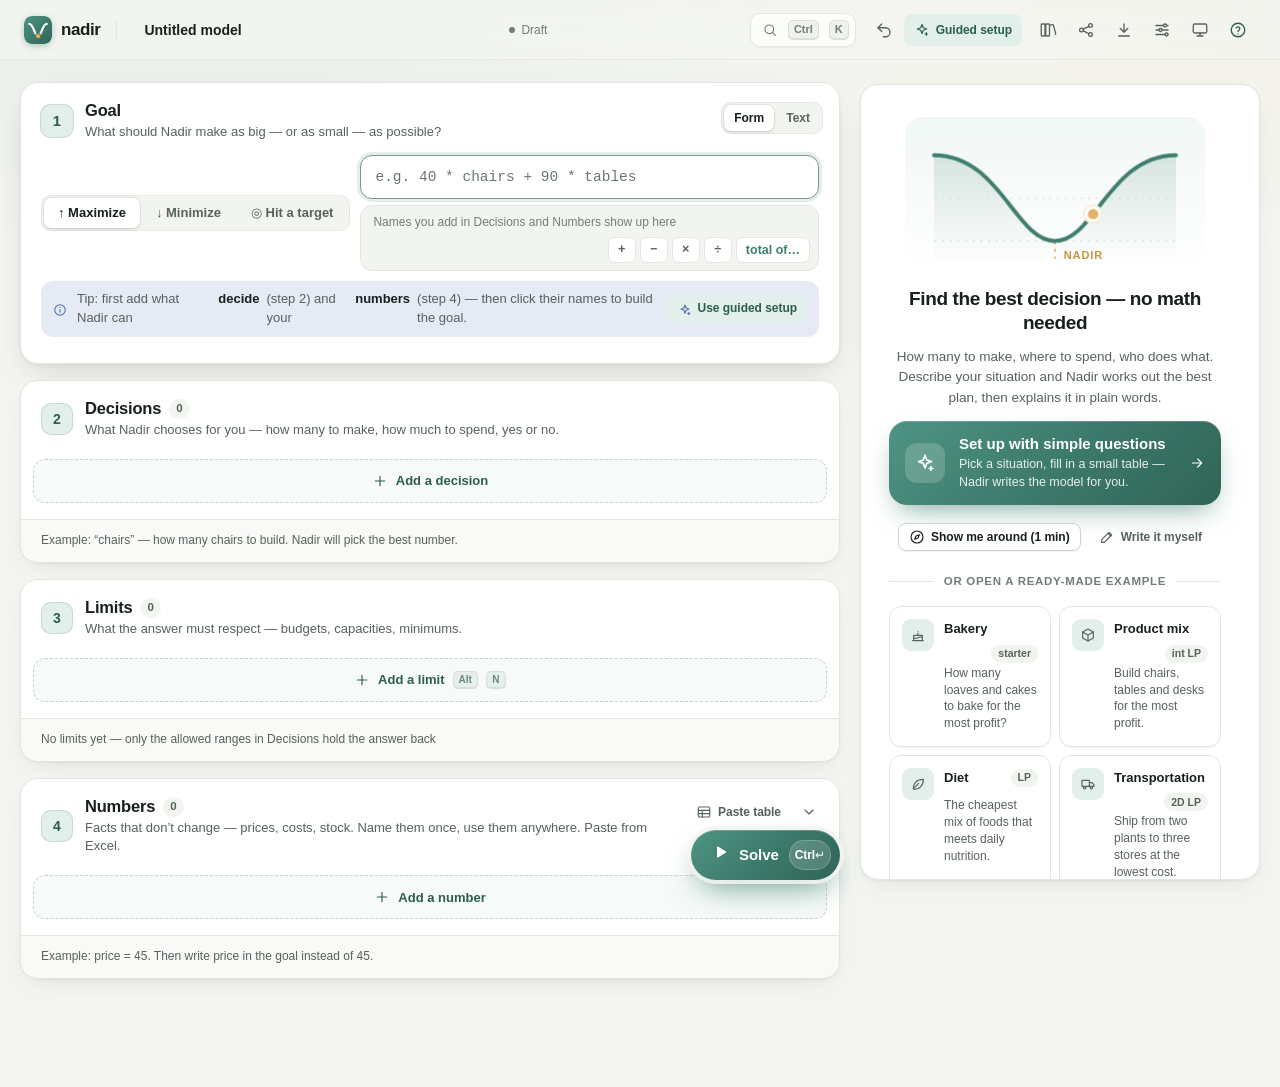
<file: index.html>
<!doctype html>
<html lang="en" data-theme="light">
<head>
<meta charset="utf-8">
<meta name="viewport" content="width=device-width, initial-scale=1, viewport-fit=cover">
<title>Nadir — Solver</title>
<meta name="description" content="Nadir: describe a decision in plain steps — goal, decisions, rules — and get the best answer with a plain-English explanation. Linear, integer and nonlinear optimization in your browser.">
<link rel="icon" href="data:image/svg+xml,%3Csvg xmlns='http://www.w3.org/2000/svg' viewBox='0 0 64 64'%3E%3Cdefs%3E%3ClinearGradient id='g' x1='0' y1='0' x2='1' y2='1'%3E%3Cstop offset='0' stop-color='%234E9483'/%3E%3Cstop offset='1' stop-color='%232F6457'/%3E%3C/linearGradient%3E%3C/defs%3E%3Crect width='64' height='64' rx='16' fill='url(%23g)'/%3E%3Cpath d='M12 18C22 18 24 46 32 46S42 18 52 18' fill='none' stroke='%23F4F8F6' stroke-width='5' stroke-linecap='round'/%3E%3Ccircle cx='32' cy='46' r='6' fill='%23E2B26A' stroke='%232F6457' stroke-width='2'/%3E%3C/svg%3E">
<meta name="theme-color" content="#3F7D6E" media="(prefers-color-scheme: light)">
<meta name="theme-color" content="#121614" media="(prefers-color-scheme: dark)">
<link rel="manifest" href="manifest.webmanifest">
<link rel="apple-touch-icon" href="images/icon-1024.png">
<link rel="apple-touch-icon" sizes="180x180" href="images/icon-1024.png">
<meta name="apple-mobile-web-app-capable" content="yes">
<meta name="mobile-web-app-capable" content="yes">
<meta name="apple-mobile-web-app-title" content="Nadir">
<meta name="apple-mobile-web-app-status-bar-style" content="black-translucent">
<meta name="format-detection" content="telephone=no">
<script>(function(){try{var s=JSON.parse(localStorage.getItem('nadir:settings')||'{}');var t=s.theme||'system';var d=t==='dark'||(t==='system'&&matchMedia('(prefers-color-scheme: dark)').matches);document.documentElement.dataset.theme=d?'dark':'light';}catch(e){}})();</script>
<link rel="stylesheet" href="css/base.css">
<link rel="stylesheet" href="css/components.css">
<link rel="stylesheet" href="css/layout.css">
<link rel="stylesheet" href="css/polish.css">
<link rel="stylesheet" href="css/motion.css">
<link rel="stylesheet" href="css/install.css">
</head>
<body>
<header class="app-header" id="app-header"></header>
<main class="app-main" id="app-main">
  <div class="model-col" id="model-col" aria-label="Model"></div>
  <aside class="results-col is-empty" id="results-col" aria-label="Results"></aside>
  <div class="solve-dock" id="solve-dock"></div>
</main>
<div id="overlay-root"></div>
<div class="toasts" id="toast-root" aria-live="polite"></div>
<noscript><p style="padding:24px">Nadir needs JavaScript to run.</p></noscript>

<script src="js/engine/core.js"></script>
<script src="js/engine/syntax.js"></script>
<script src="js/engine/ir.js"></script>
<script src="js/engine/model.js"></script>
<script src="js/engine/reform.js"></script>
<script src="js/engine/wasm.js"></script>
<script src="js/engine/lu.js"></script>
<script src="js/engine/revised.js"></script>
<script src="js/engine/presolve.js"></script>
<script src="js/engine/lp.js"></script>
<script src="js/engine/mip.js"></script>
<script src="js/engine/nlp.js"></script>
<script src="js/engine/solve.js"></script>
<script src="js/engine/text.js"></script>
<script src="js/engine/explain.js"></script>
<script src="js/engine/guide.js"></script>
<script src="js/engine/tests.js"></script>

<script src="js/app/util.js"></script>
<script src="js/app/motion.js"></script>
<script src="js/app/store.js"></script>
<script src="js/app/worker-host.js"></script>
<script src="js/app/overlays.js"></script>
<script src="js/app/field.js"></script>
<script src="js/app/list.js"></script>
<script src="js/app/live.js"></script>
<script src="js/app/cards-model.js"></script>
<script src="js/app/cards-rules.js"></script>
<script src="js/app/results.js"></script>
<script src="js/app/solve.js"></script>
<script src="js/app/templates.js"></script>
<script src="js/app/wizard.js"></script>
<script src="js/app/io.js"></script>
<script src="js/app/drawer.js"></script>
<script src="js/app/tour.js"></script>
<script src="js/app/help.js"></script>
<script src="js/app/build.js"></script>
<script src="js/app/pwa.js"></script>
<script src="js/app/main.js"></script>
</body>
</html>
</file>
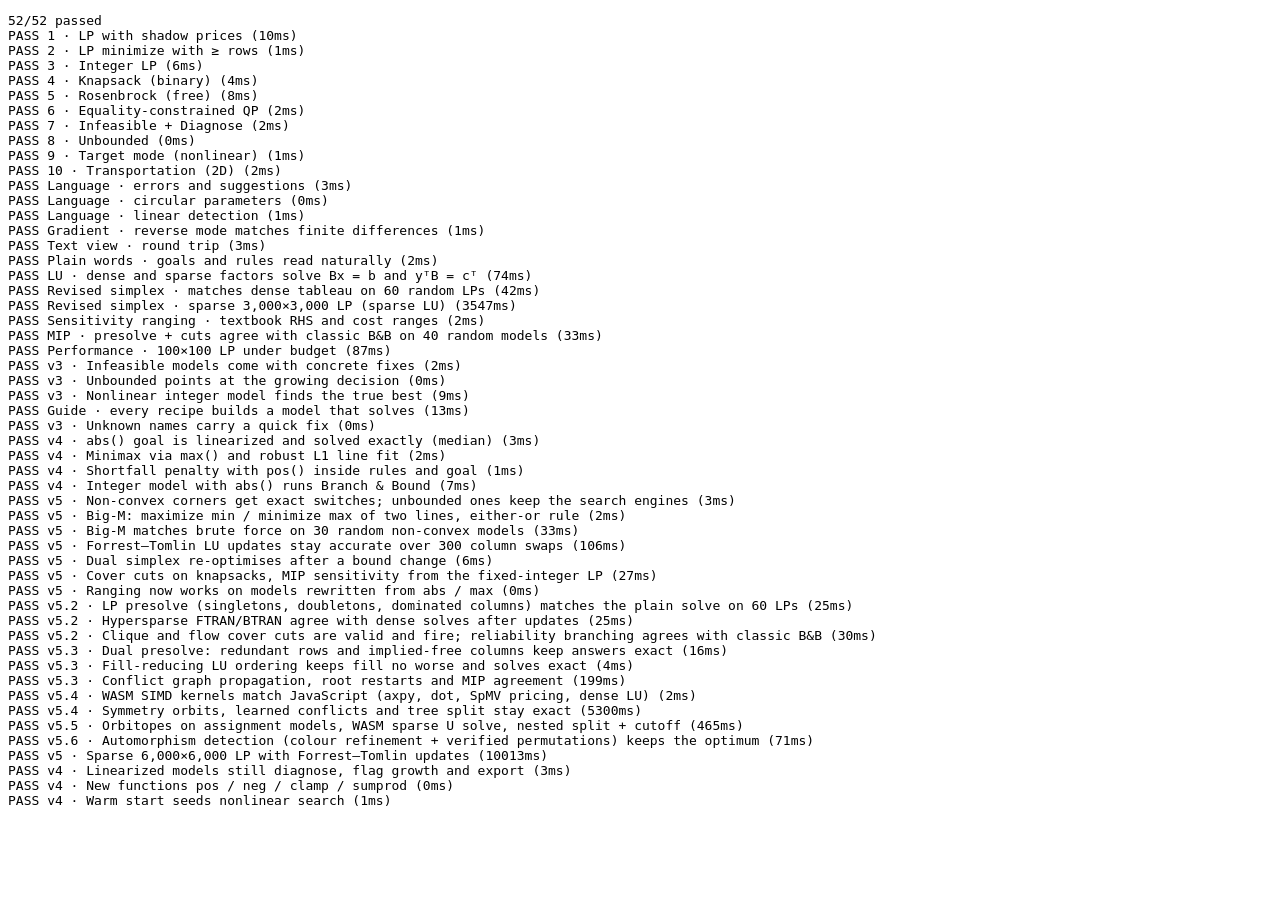
<file: engine-check.html>
<!doctype html>
<html lang="en"><head><meta charset="utf-8"><title>Nadir engine check</title></head>
<body>
<pre id="out">running…</pre>
<script src="js/engine/core.js"></script>
<script src="js/engine/syntax.js"></script>
<script src="js/engine/ir.js"></script>
<script src="js/engine/model.js"></script>
<script src="js/engine/reform.js"></script>
<script src="js/engine/wasm.js"></script>
<script src="js/engine/lu.js"></script>
<script src="js/engine/revised.js"></script>
<script src="js/engine/presolve.js"></script>
<script src="js/engine/lp.js"></script>
<script src="js/engine/mip.js"></script>
<script src="js/engine/nlp.js"></script>
<script src="js/engine/solve.js"></script>
<script src="js/engine/text.js"></script>
<script src="js/engine/explain.js"></script>
<script src="js/engine/guide.js"></script>
<script src="js/engine/tests.js"></script>
<script src="js/engine-check.js"></script>
</body></html>
</file>
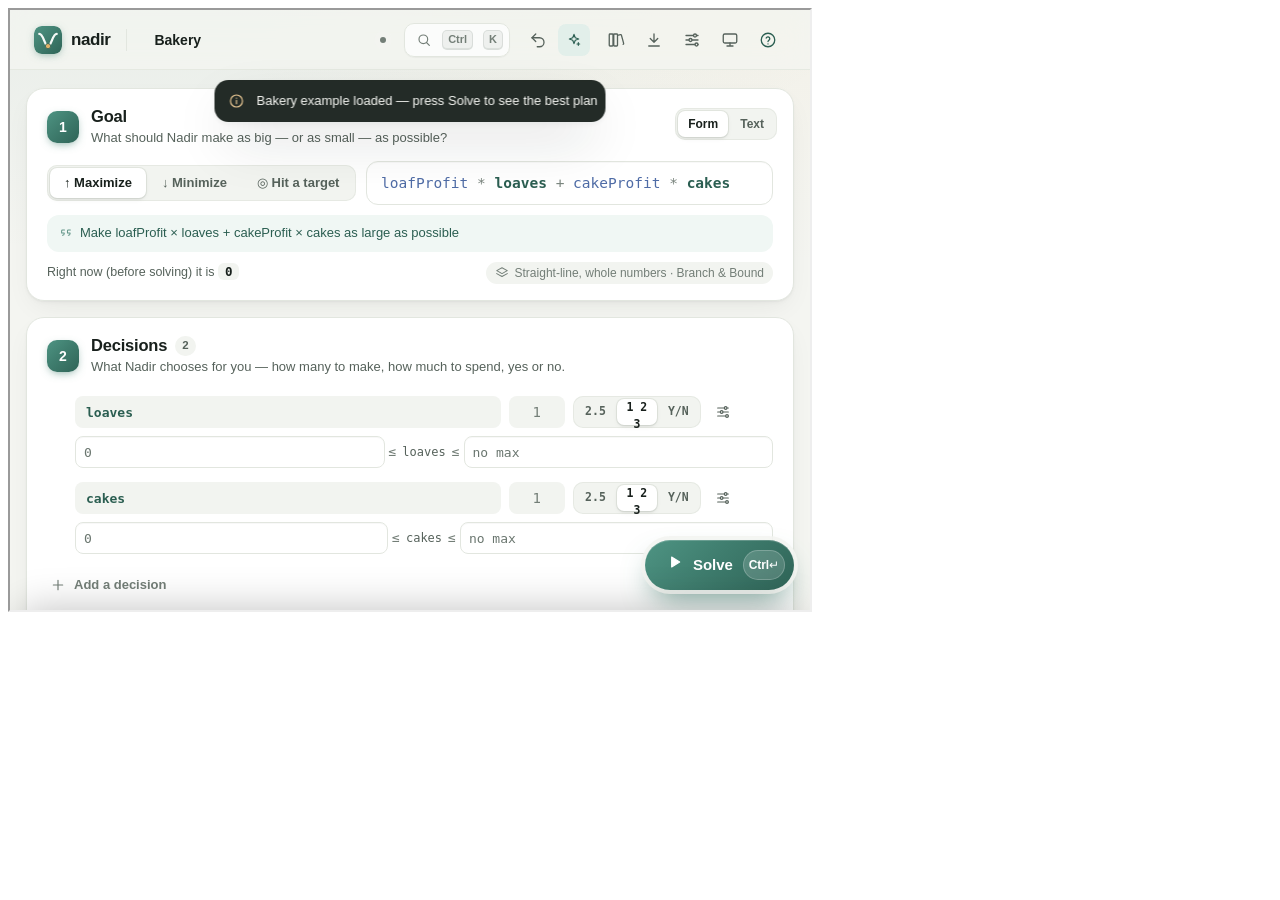
<file: t53.html>
<!doctype html>
<html><head><meta charset="utf-8"><title>t</title></head><body>
<iframe id="f" src="index.html?template=bakery" style="width:800px;height:600px"></iframe>
<script>
document.getElementById('f').onload = function () {
  var w = this.contentWindow;
  setTimeout(async function () {
    try {
      var N = w.Nadir, m = JSON.parse(JSON.stringify(N.Store.model)), s = N.Store.solverSettings();
      var vals = Array.from({ length: 12 }, function (_, i) { return 20 + i * 5; });
      var seen = 0;
      var t0 = performance.now();
      var par = await N.WorkerHost.sweep(m, s, 'ovenHours', vals, function () { seen++; });
      var t1 = performance.now();
      var ser = w.Engine.sweep(m, s, 'ovenHours', vals);
      var same = par.steps.length === ser.length && par.steps.every(function (p, i) { return p.i === i && Math.abs(p.objective - ser[i].objective) < 1e-6; });
      console.log('workers=' + par.workers + ' pool=' + N.WorkerHost.poolSize + ' steps=' + par.steps.length + ' events=' + seen + ' same=' + same + ' ms=' + Math.round(t1 - t0) + ' busy=' + N.WorkerHost.busy);
      var p2 = N.WorkerHost.sweep(m, s, 'ovenHours', vals, function () {});
      N.WorkerHost.stop();
      try { await p2; console.log('stop: resolved?'); } catch (e) { console.log('stop ok ' + !!e.stopped + ' busy=' + N.WorkerHost.busy); }
    } catch (e) { console.log('ERR ' + e.message); }
  }, 1500);
};
</script></body></html>
</file>
<file: css/base.css>
:root {
  --bg:#F4F5F1; --bg-2:#ECEFE9; --surface:#FFFFFF; --surface-2:#F2F4F0; --surface-3:#E9EDE7; --border:#E2E6DF; --border-strong:#CBD2CB;
  --text:#18201C; --text-2:#56625B; --text-3:#8A958E;
  --accent:#3F7D6E; --accent-strong:#2B5E51; --accent-soft:#E2EFEA; --accent-softer:#F0F7F4; --on-accent:#FFFFFF;
  --accent-grad:linear-gradient(135deg,#4E9483 0%,#3F7D6E 45%,#2F6457 100%);
  --found:#E2B26A; --found-strong:#C8923F; --found-soft:#F8EDD9;
  --ok:#3F8A55; --ok-soft:#E3F1E6; --warn:#AF7F2F; --warn-soft:#F7EDDA;
  --bad:#B4524C; --bad-soft:#F7E4E2; --info:#4F6CA6; --info-soft:#E5EAF5;
  --shadow-xs:0 1px 1px rgba(22,34,28,.04);
  --shadow:0 1px 2px rgba(22,34,28,.04),0 2px 6px rgba(22,34,28,.03),0 10px 28px -8px rgba(22,34,28,.08);
  --shadow-lift:0 2px 4px rgba(22,34,28,.05),0 14px 36px -10px rgba(22,34,28,.16);
  --shadow-pop:0 2px 6px rgba(22,34,28,.06),0 24px 56px -12px rgba(22,34,28,.24);
  --ring:0 0 0 3px color-mix(in srgb, var(--accent) 14%, transparent);
  --focus:color-mix(in srgb, var(--accent) 62%, transparent);
  --scrim:rgba(18,26,22,.34);
  --r-xs:6px; --r-sm:8px; --r-md:12px; --r-lg:18px; --r-xl:24px; --r-pill:999px;
  --ease:cubic-bezier(.2,.8,.2,1); --ease-out:cubic-bezier(.16,1,.3,1); --spring:cubic-bezier(.34,1.56,.64,1); --dur:160ms;
  --font:ui-sans-serif,-apple-system,BlinkMacSystemFont,"Segoe UI Variable Text","Segoe UI",Inter,Roboto,"Helvetica Neue",sans-serif;
  --font-display:ui-rounded,"SF Pro Rounded",-apple-system,BlinkMacSystemFont,"Segoe UI Variable Display","Segoe UI",Inter,Roboto,sans-serif;
  --mono:ui-monospace,"SF Mono","Cascadia Code","JetBrains Mono",Menlo,Consolas,monospace;
  --tok-num:#9A5E22; --tok-fn:#3F7D6E; --tok-var:#2B5E51; --tok-param:#4F6CA6; --tok-op:#8A958E; --tok-comment:#A3ACA7;
  color-scheme: light;
}
[data-theme="dark"] {
  --bg:#0F1311; --bg-2:#131816; --surface:#171C1A; --surface-2:#1D2320; --surface-3:#232A27; --border:#28302C; --border-strong:#37413C;
  --text:#E7ECE9; --text-2:#A2ADA7; --text-3:#6D7872;
  --accent:#7CC0AE; --accent-strong:#A2D8C9; --accent-soft:#1D332D; --accent-softer:#18251F; --on-accent:#0C1411;
  --accent-grad:linear-gradient(135deg,#8FD0BE 0%,#7CC0AE 45%,#5FA593 100%);
  --found:#E9BF7E; --found-strong:#F2CF97; --found-soft:#382F20;
  --ok:#7DC08E; --ok-soft:#1B2F22; --warn:#DDB167; --warn-soft:#33291A;
  --bad:#E08A84; --bad-soft:#3A2220; --info:#93AADB; --info-soft:#1F283A;
  --shadow-xs:0 1px 1px rgba(0,0,0,.3);
  --shadow:0 1px 2px rgba(0,0,0,.35),0 10px 28px -8px rgba(0,0,0,.45);
  --shadow-lift:0 2px 4px rgba(0,0,0,.4),0 16px 40px -10px rgba(0,0,0,.6);
  --shadow-pop:0 2px 8px rgba(0,0,0,.45),0 28px 64px -12px rgba(0,0,0,.7);
  --scrim:rgba(0,0,0,.55);
  --ring:0 0 0 3px color-mix(in srgb, var(--accent) 16%, transparent);
  --focus:color-mix(in srgb, var(--accent) 70%, transparent);
  --tok-num:#E0B37A; --tok-fn:#7CC0AE; --tok-var:#A2D8C9; --tok-param:#93AADB; --tok-op:#6D7872; --tok-comment:#58625D;
  color-scheme: dark;
}

*, *::before, *::after { box-sizing: border-box; }
html { -webkit-text-size-adjust: 100%; scroll-padding-top: 88px; }
body {
  margin: 0; color: var(--text);
  background:
    radial-gradient(1200px 520px at 12% -120px, color-mix(in srgb, var(--accent) 9%, transparent), transparent 70%),
    radial-gradient(900px 480px at 100% -80px, color-mix(in srgb, var(--found) 8%, transparent), transparent 70%),
    var(--bg);
  background-attachment: fixed;
  font: 400 14px/1.5 var(--font);
  -webkit-font-smoothing: antialiased; -moz-osx-font-smoothing: grayscale; text-rendering: optimizeLegibility;
  min-height: 100vh;
}
button, input, select, textarea { font: inherit; color: inherit; }
button { cursor: pointer; background: none; border: 0; padding: 0; -webkit-tap-highlight-color: transparent; }
input, textarea, select { background: none; border: 0; outline: 0; min-width: 0; }
svg { flex: none; }
h1, h2, h3, h4, p { margin: 0; }
ul, ol { margin: 0; padding: 0; list-style: none; }
table { border-collapse: collapse; }
a { color: var(--accent-strong); }
[hidden] { display: none !important; }
:focus { outline: none; }
:focus-visible { outline: 2px solid var(--focus); outline-offset: 2px; transition: outline-offset 120ms var(--ease); }
input:focus-visible, textarea:focus-visible, select:focus-visible { outline: none; }
::selection { background: color-mix(in srgb, var(--accent) 22%, transparent); }
.num, .mono, input.mono, td.num { font-variant-numeric: tabular-nums; }
.mono { font-family: var(--mono); }
.muted { color: var(--text-2); }
.faint { color: var(--text-3); }
.sr-only { position: absolute; width: 1px; height: 1px; overflow: hidden; clip: rect(0 0 0 0); white-space: nowrap; }
.icon { width: 18px; height: 18px; fill: none; stroke: currentColor; stroke-width: 1.75; stroke-linecap: round; stroke-linejoin: round; }
.icon-sm { width: 16px; height: 16px; }
.icon-xs { width: 14px; height: 14px; }
* { scrollbar-width: thin; scrollbar-color: var(--border-strong) transparent; }
::-webkit-scrollbar { width: 10px; height: 10px; }
::-webkit-scrollbar-thumb { background: var(--border-strong); border-radius: 10px; border: 3px solid transparent; background-clip: padding-box; }
::-webkit-scrollbar-track { background: transparent; }

.btn {
  position: relative; display: inline-flex; align-items: center; justify-content: center; gap: 8px;
  height: 36px; padding: 0 14px; border-radius: var(--r-md);
  font-size: 13px; font-weight: 550; white-space: nowrap; user-select: none; letter-spacing: -.003em;
  transition: background var(--dur) var(--ease), color var(--dur) var(--ease), border-color var(--dur) var(--ease), box-shadow var(--dur) var(--ease), transform var(--dur) var(--ease);
}
.btn:active { transform: translateY(1px) scale(.985); }
.btn:disabled { opacity: .45; pointer-events: none; }
.btn-primary {
  background: var(--accent-grad); color: var(--on-accent);
  box-shadow: inset 0 1px 0 rgba(255,255,255,.18), 0 1px 2px rgba(0,0,0,.1), 0 6px 16px -6px color-mix(in srgb, var(--accent) 60%, transparent);
}
.btn-primary:hover { box-shadow: inset 0 1px 0 rgba(255,255,255,.22), 0 1px 2px rgba(0,0,0,.1), 0 10px 22px -6px color-mix(in srgb, var(--accent) 70%, transparent); filter: brightness(1.04); }
.btn-lg { height: 44px; padding: 0 20px; font-size: 14px; border-radius: var(--r-pill); }
.btn-soft { background: var(--accent-soft); color: var(--accent-strong); }
.btn-soft:hover { background: color-mix(in srgb, var(--accent-soft) 72%, var(--accent) 28%); }
.btn-outline { border: 1px solid var(--border-strong); background: var(--surface); box-shadow: var(--shadow-xs); }
.btn-outline:hover { background: var(--surface-2); border-color: color-mix(in srgb, var(--border-strong) 60%, var(--text-3)); }
.btn-ghost { color: var(--text-2); }
.btn-ghost:hover { background: var(--surface-2); color: var(--text); }
.btn-danger { color: var(--bad); }
.btn-danger:hover { background: var(--bad-soft); }
.btn-sm { height: 28px; padding: 0 10px; border-radius: var(--r-sm); font-size: 12px; gap: 6px; }
.btn-icon { width: 36px; padding: 0; }
.btn-icon.btn-sm { width: 28px; }
.btn[aria-pressed="true"] { background: var(--accent-soft); color: var(--accent-strong); border-color: color-mix(in srgb, var(--accent) 35%, transparent); }

.input {
  height: 32px; padding: 0 10px; border-radius: var(--r-sm);
  background: var(--surface-2); border: 1px solid transparent; width: 100%;
  transition: border-color var(--dur) var(--ease), background var(--dur) var(--ease), box-shadow var(--dur) var(--ease);
}
.input:hover { border-color: var(--border); }
.input:focus { border-color: color-mix(in srgb, var(--accent) 70%, var(--border)); background: var(--surface); box-shadow: var(--ring); }
.input::placeholder { color: var(--text-3); }
.input.is-invalid { border-color: color-mix(in srgb, var(--bad) 55%, transparent); }
.input-mono { font-family: var(--mono); font-size: 13px; }
.input-bare { background: transparent; }
.input-bare:hover { border-color: var(--border); }
select.input { appearance: none; padding-right: 28px; background-image: linear-gradient(45deg, transparent 50%, var(--text-3) 50%), linear-gradient(135deg, var(--text-3) 50%, transparent 50%); background-position: calc(100% - 15px) 50%, calc(100% - 10px) 50%; background-size: 5px 5px; background-repeat: no-repeat; }
.select-wrap { position: relative; display: inline-flex; }
.select-wrap .icon { position: absolute; right: 8px; top: 50%; transform: translateY(-50%); pointer-events: none; color: var(--text-3); }

.chip {
  display: inline-flex; align-items: center; gap: 4px; height: 20px; padding: 0 7px;
  border-radius: var(--r-pill); background: var(--surface-2); color: var(--text-2);
  font-size: 11.5px; font-weight: 600; font-variant-numeric: tabular-nums; letter-spacing: 0; text-transform: none;
}
.pill {
  display: inline-flex; align-items: center; gap: 5px; height: 22px; padding: 0 9px;
  border-radius: var(--r-pill); font-size: 12px; font-weight: 550; white-space: nowrap;
  font-variant-numeric: tabular-nums; background: var(--surface-2); color: var(--text-2);
  transition: background var(--dur) var(--ease), color var(--dur) var(--ease), transform 220ms var(--spring);
}
.pill .icon { width: 12px; height: 12px; stroke-width: 2.4; }
.pill-ok { background: var(--ok-soft); color: var(--ok); }
.pill-info { background: var(--info-soft); color: var(--info); }
.pill-bad { background: var(--bad-soft); color: var(--bad); }
.pill-warn { background: var(--warn-soft); color: var(--warn); }
.pill-muted { background: transparent; color: var(--text-3); border: 1px dashed var(--border-strong); }
.kbd {
  display: inline-flex; align-items: center; justify-content: center; min-width: 20px; height: 20px; padding: 0 5px;
  border-radius: 5px; font: 550 11px/1 var(--font); color: inherit;
  background: color-mix(in srgb, currentColor 10%, transparent);
  border: 1px solid color-mix(in srgb, currentColor 16%, transparent);
  box-shadow: inset 0 -1px 0 color-mix(in srgb, currentColor 14%, transparent);
}
.dot { width: 8px; height: 8px; border-radius: 50%; background: var(--text-3); display: inline-block; flex: none; }

.segmented {
  display: inline-flex; padding: 3px; gap: 2px; border-radius: 10px; background: var(--surface-2);
  position: relative; flex: none; box-shadow: inset 0 0 0 1px color-mix(in srgb, var(--border) 70%, transparent);
}
.segmented button {
  height: 26px; padding: 0 10px; border-radius: 7px; font-size: 12px; font-weight: 550; color: var(--text-2);
  transition: background var(--dur) var(--ease), color var(--dur) var(--ease), box-shadow var(--dur) var(--ease);
}
.segmented button:hover { color: var(--text); }
.segmented button[aria-checked="true"] { background: var(--surface); color: var(--text); box-shadow: 0 1px 2px rgba(20,30,25,.1), 0 0 0 1px var(--border), 0 2px 6px -2px rgba(20,30,25,.1); }
[data-theme="dark"] .segmented button[aria-checked="true"] { background: var(--surface-3); box-shadow: 0 1px 2px rgba(0,0,0,.4), 0 0 0 1px var(--border-strong); }
.segmented-lg button { height: 30px; padding: 0 14px; font-size: 13px; }
.segmented-mono button { font-family: var(--mono); font-size: 11.5px; min-width: 34px; padding: 0 7px; }

.switch { position: relative; width: 32px; height: 19px; flex: none; border-radius: var(--r-pill); background: var(--border-strong); transition: background var(--dur) var(--ease); }
.switch::after { content: ""; position: absolute; top: 2px; left: 2px; width: 15px; height: 15px; border-radius: 50%; background: #fff; box-shadow: 0 1px 3px rgba(0,0,0,.25); transition: transform 240ms var(--spring); }
.switch[aria-checked="true"] { background: var(--accent); }
.switch[aria-checked="true"]::after { transform: translateX(13px); }

.range { -webkit-appearance: none; appearance: none; height: 22px; background: transparent; width: 100%; cursor: pointer; }
.range::-webkit-slider-runnable-track { height: 4px; border-radius: 2px; background: linear-gradient(90deg, var(--accent-soft), var(--border-strong)); }
.range::-moz-range-track { height: 4px; border-radius: 2px; background: var(--border-strong); }
.range::-moz-range-progress { height: 4px; border-radius: 2px; background: var(--accent); }
.range::-webkit-slider-thumb { -webkit-appearance: none; width: 18px; height: 18px; margin-top: -7px; border-radius: 50%; background: var(--surface); border: 2px solid var(--accent); box-shadow: 0 1px 4px rgba(0,0,0,.18); transition: transform 180ms var(--spring); }
.range:active::-webkit-slider-thumb { transform: scale(1.18); }
.range::-moz-range-thumb { width: 14px; height: 14px; border-radius: 50%; background: var(--surface); border: 2px solid var(--accent); }

.label-caps { font-size: 11.5px; font-weight: 650; letter-spacing: .07em; text-transform: uppercase; color: var(--text-3); }
.field-label { display: block; font-size: 12px; font-weight: 550; color: var(--text-2); margin-bottom: 6px; }
.field-hint { font-size: 12px; color: var(--text-3); margin-top: 4px; line-height: 1.45; }

@media (prefers-reduced-motion: reduce) {
  *, *::before, *::after { transition-duration: 1ms !important; animation-duration: 1ms !important; animation-iteration-count: 1 !important; scroll-behavior: auto !important; }
}
</file>
<file: css/components.css>
.app-header {
  position: sticky; top: 0; z-index: 30; height: 60px;
  background: color-mix(in srgb, var(--bg) 78%, transparent);
  backdrop-filter: saturate(1.6) blur(14px); -webkit-backdrop-filter: saturate(1.6) blur(14px);
  border-bottom: 1px solid color-mix(in srgb, var(--border) 80%, transparent);
}
.app-header-inner { max-width: 1440px; margin: 0 auto; height: 100%; padding: 0 24px; display: flex; align-items: center; gap: 12px; }
.brand { display: flex; align-items: center; gap: 9px; flex: none; text-decoration: none; color: var(--text); }
.brand svg { width: 28px; height: 28px; border-radius: 8px; box-shadow: 0 2px 8px -2px color-mix(in srgb, var(--accent) 60%, transparent); transition: transform 300ms var(--spring); }
.brand:hover svg { transform: rotate(-6deg) scale(1.05); }
.wordmark { font: 700 17px/1 var(--font-display); letter-spacing: -.025em; }
.header-sep { width: 1px; height: 22px; background: var(--border); margin: 0 4px; flex: none; }
.model-name-wrap { display: flex; align-items: center; gap: 8px; min-width: 0; flex: 1; }
.model-name { font-weight: 600; font-size: 14px; height: 34px; padding: 0 10px; border-radius: var(--r-sm); border: 1px solid transparent; min-width: 60px; max-width: 360px; width: 100%; text-overflow: ellipsis; transition: border-color var(--dur) var(--ease), background var(--dur) var(--ease), box-shadow var(--dur) var(--ease); }
.model-name:hover { border-color: var(--border); background: color-mix(in srgb, var(--surface) 60%, transparent); }
.model-name:focus { border-color: color-mix(in srgb, var(--accent) 70%, var(--border)); background: var(--surface); box-shadow: var(--ring); }
.save-state { display: inline-flex; align-items: center; gap: 6px; font-size: 12px; font-weight: 500; color: var(--text-3); white-space: nowrap; padding: 3px 9px 3px 8px; border-radius: var(--r-pill); background: color-mix(in srgb, var(--surface-2) 70%, transparent); }
.save-state .dot { width: 6px; height: 6px; background: var(--ok); transition: background var(--dur) var(--ease); box-shadow: 0 0 0 3px color-mix(in srgb, currentColor 0%, transparent); }
.save-state[data-state="saved"] .dot { background: var(--ok); }
.save-state[data-state="dirty"] .dot { background: var(--warn); }
.save-state[data-state="unsaved"] .dot { background: var(--info); }
.save-state[data-state="draft"] .dot { background: var(--text-3); }
.header-actions { display: flex; align-items: center; gap: 2px; margin-left: auto; }
.header-actions .btn-cmd { gap: 10px; color: var(--text-3); border: 1px solid var(--border); background: color-mix(in srgb, var(--surface) 70%, transparent); height: 34px; padding: 0 6px 0 11px; margin-right: 8px; border-radius: 10px; min-width: 190px; justify-content: flex-start; box-shadow: var(--shadow-xs); }
.header-actions .btn-cmd .kbd:first-of-type { margin-left: auto; }
.header-actions .btn-cmd:hover { color: var(--text-2); background: var(--surface); border-color: var(--border-strong); }
#help-btn { color: var(--accent-strong); }
#help-btn:hover { background: var(--accent-soft); }

[data-tip] { position: relative; }
.tooltip {
  position: fixed; z-index: 90; pointer-events: none; padding: 6px 9px; border-radius: 8px; max-width: 280px; white-space: normal;
  background: color-mix(in srgb, var(--text) 94%, transparent); color: var(--bg); font-size: 12px; font-weight: 500; line-height: 1.35;
  box-shadow: 0 6px 20px -6px rgba(0,0,0,.35);
  opacity: 0; transform: translateY(3px) scale(.98); transition: opacity var(--dur) var(--ease), transform var(--dur) var(--ease);
}
.tooltip.is-on { opacity: 1; transform: none; }
.tooltip .kbd { margin-left: 6px; }

.card {
  position: relative; background: var(--surface); border: 1px solid var(--border); border-radius: var(--r-lg); box-shadow: var(--shadow);
  transition: border-color 220ms var(--ease), box-shadow 220ms var(--ease);
}
.model-col > .card { animation: card-in 480ms var(--ease-out) both; }
.model-col > .card:nth-child(2) { animation-delay: 50ms; }
.model-col > .card:nth-child(3) { animation-delay: 100ms; }
.model-col > .card:nth-child(4) { animation-delay: 150ms; }
@keyframes card-in { from { opacity: 0; transform: translateY(10px); } }
.card:focus-within { box-shadow: var(--shadow-lift); }
.card-head { display: flex; align-items: center; gap: 12px; padding: 16px 16px 0 20px; min-height: 48px; }
.card-head .label-caps { display: inline-flex; align-items: center; gap: 8px; }
.card-titles { display: flex; flex-direction: column; gap: 2px; min-width: 0; flex: 1; }
.card-step .card-head .label-caps { font: 650 15px/1.2 var(--font-display); letter-spacing: -.012em; text-transform: none; color: var(--text); }
.card-sub { font-size: 12.5px; color: var(--text-2); line-height: 1.4; }
.step-badge {
  flex: none; width: 30px; height: 30px; border-radius: 10px; display: inline-flex; align-items: center; justify-content: center;
  font: 700 13px/1 var(--font-display); color: var(--accent-strong); background: var(--accent-soft);
  box-shadow: inset 0 0 0 1px color-mix(in srgb, var(--accent) 18%, transparent);
  transition: background 260ms var(--ease), color 260ms var(--ease), box-shadow 260ms var(--ease), transform 300ms var(--spring);
}
.card-step.is-filled .step-badge, #goal-card.has-goal .step-badge { background: var(--accent-grad); color: var(--on-accent); box-shadow: 0 3px 10px -3px color-mix(in srgb, var(--accent) 70%, transparent); }
.card-step:focus-within .step-badge { transform: scale(1.06); }
.card-head-actions { margin-left: auto; display: flex; align-items: center; gap: 4px; flex: none; align-self: flex-start; padding-top: 1px; }
.card-body { padding: 14px 20px 16px; }
.card-foot { padding: 11px 20px 13px; border-top: 1px solid var(--border); font-size: 12px; color: var(--text-2); display: flex; align-items: center; gap: 8px; flex-wrap: wrap; background: color-mix(in srgb, var(--surface-2) 45%, transparent); border-radius: 0 0 var(--r-lg) var(--r-lg); }
.card-foot .sep { color: var(--text-3); }
.card.is-collapsed .card-body, .card.is-collapsed .card-foot { display: none; }
.card.is-collapsed .card-head { padding-bottom: 16px; }
.collapse-btn .icon { transition: transform 220ms var(--ease); }
.card.is-collapsed .collapse-btn .icon { transform: rotate(-90deg); }

.goal-line { display: flex; align-items: center; gap: 10px; flex-wrap: wrap; }
.goal-line .code { flex: 1 1 280px; }
.goal-target { display: flex; align-items: center; gap: 8px; flex: 0 0 auto; }
.goal-target .code { width: 120px; flex: none; }
.goal-eq { font-family: var(--mono); color: var(--text-3); }
.goal-live { margin-top: 10px; display: flex; align-items: center; gap: 12px; font-size: 12.5px; color: var(--text-3); flex-wrap: wrap; }
.goal-live-val.has-value { color: var(--text-2); }
.goal-live .num { color: var(--text); font-family: var(--mono); font-weight: 600; background: var(--surface-2); padding: 1px 7px; border-radius: 6px; }
.goal-live .num:empty { display: none; }
.engine-hint { display: inline-flex; align-items: center; gap: 6px; color: var(--text-3); font-size: 12px; margin-left: auto; padding: 2px 9px; border-radius: var(--r-pill); background: var(--surface-2); }
.engine-hint:empty { display: none; }
.plain-line {
  display: flex; align-items: flex-start; gap: 7px; font-size: 13px; line-height: 1.45; color: var(--text-2);
  animation: fade-up 260ms var(--ease-out);
}
.plain-line .icon { color: var(--accent); margin-top: 2px; opacity: .8; }
.goal-says { margin-top: 10px; padding: 9px 12px; border-radius: var(--r-md); background: var(--accent-softer); color: var(--accent-strong); font-weight: 500; }
@keyframes fade-up { from { opacity: 0; transform: translateY(3px); } }
.text-view { margin-top: 4px; }
.text-view textarea {
  width: 100%; min-height: 380px; resize: vertical; padding: 16px 18px; border-radius: var(--r-md);
  background: var(--surface-2); border: 1px solid var(--border); font: 13px/1.7 var(--mono); tab-size: 2; white-space: pre;
  transition: border-color var(--dur) var(--ease), box-shadow var(--dur) var(--ease), background var(--dur) var(--ease);
}
.text-view textarea:focus { border-color: color-mix(in srgb, var(--accent) 70%, var(--border)); background: var(--surface); box-shadow: var(--ring); }
.text-view-foot { display: flex; align-items: center; gap: 8px; margin-top: 10px; font-size: 12px; color: var(--text-2); }
.text-view-foot .btn { margin-left: auto; }
.text-errors { color: var(--bad); font-size: 12px; margin-top: 6px; white-space: pre-line; }

.code { position: relative; min-width: 0; }
.code-hl, .code-input {
  font: 13px/20px var(--mono); letter-spacing: 0; padding: 5px 10px; white-space: pre; word-spacing: 0; tab-size: 2;
  font-variant-ligatures: none; font-variant-numeric: normal;
}
.code-input {
  position: relative; z-index: 1; display: block; width: 100%; height: 32px; border-radius: var(--r-sm);
  background: transparent; border: 1px solid transparent; color: transparent; caret-color: var(--accent-strong);
  -webkit-text-fill-color: transparent;
  transition: border-color var(--dur) var(--ease);
}
.code-input::placeholder { color: color-mix(in srgb, var(--text-3) 70%, var(--text-2)); -webkit-text-fill-color: color-mix(in srgb, var(--text-3) 70%, var(--text-2)); }
.code-input::selection { background: color-mix(in srgb, var(--accent) 25%, transparent); -webkit-text-fill-color: transparent; }
.code-hl {
  position: absolute; inset: 0; border-radius: var(--r-sm); background: var(--surface-2); border: 1px solid transparent;
  overflow: hidden; color: var(--text); pointer-events: none;
  transition: background var(--dur) var(--ease), border-color var(--dur) var(--ease), box-shadow var(--dur) var(--ease);
}
.code-hl-inner { display: inline-block; }
.code:hover .code-hl { border-color: var(--border); }
.code.is-focus .code-hl { background: var(--surface); border-color: color-mix(in srgb, var(--accent) 70%, var(--border)); box-shadow: var(--ring); }
.code.is-invalid .code-hl { border-color: color-mix(in srgb, var(--bad) 55%, transparent); background: color-mix(in srgb, var(--bad-soft) 45%, var(--surface-2)); }
.code.is-invalid.is-focus .code-hl { border-color: var(--bad); box-shadow: 0 0 0 3px color-mix(in srgb, var(--bad) 18%, transparent); background: var(--surface); }
.code-lg .code-hl, .code-lg .code-input { font-size: 14.5px; line-height: 26px; padding: 6px 14px; }
.code-lg .code-input { height: 40px; }
.code-lg .code-hl { border-radius: var(--r-md); }
.code-lg .code-input { border-radius: var(--r-md); }
.tk-num { color: var(--tok-num); }
.tk-fn { color: var(--tok-fn); font-weight: 550; }
.tk-var { color: var(--tok-var); font-weight: 650; }
.tk-param { color: var(--tok-param); }
.tk-op { color: var(--tok-op); }
.tk-cmp { color: var(--text); font-weight: 700; }
.tk-comment { color: var(--tok-comment); font-style: italic; }
.tk-label { color: var(--text-3); }
.tk-err { text-decoration: underline wavy var(--bad); text-decoration-thickness: 1px; text-underline-offset: 4px; text-decoration-skip-ink: none; }
.field-error { display: flex; align-items: flex-start; gap: 6px; margin-top: 6px; font-size: 12px; color: var(--bad); line-height: 1.4; animation: fade-up 200ms var(--ease-out); }
.field-error .icon { width: 13px; height: 13px; margin-top: 1px; stroke-width: 2; }
.field-error[hidden] { display: none; }

.col-head { display: grid; gap: 8px; padding: 0 8px 6px; margin: 0 -8px; font-size: 11px; font-weight: 600; letter-spacing: .04em; text-transform: uppercase; color: var(--text-3); }
.var-head { grid-template-columns: 20px minmax(80px, .9fr) 56px 132px minmax(190px, 2fr) 28px 28px; }
.var-head span:nth-child(3), .var-head span:nth-child(4) { text-align: center; }
.rows { display: flex; flex-direction: column; gap: 2px; }
.row {
  position: relative; display: grid; align-items: center; gap: 8px; padding: 6px 8px; margin: 0 -8px;
  border-radius: var(--r-md); transition: background var(--dur) var(--ease), box-shadow var(--dur) var(--ease), opacity var(--dur) var(--ease);
  animation: row-in 280ms var(--ease-out);
}
@keyframes row-in { from { opacity: 0; transform: translateY(-3px); } }
.row:hover { background: color-mix(in srgb, var(--surface-2) 55%, transparent); }
.row:focus-within { background: color-mix(in srgb, var(--accent-softer) 80%, transparent); }
.row .grip { width: 20px; height: 28px; display: flex; align-items: center; justify-content: center; color: var(--text-3); cursor: grab; opacity: 0; border-radius: 6px; transition: opacity var(--dur) var(--ease); touch-action: none; }
.row:hover .grip, .row:focus-within .grip, .row .grip:focus-visible { opacity: 1; }
.row .grip:hover { background: var(--surface-2); color: var(--text-2); }
.row .row-del { opacity: 0; color: var(--text-3); }
.row:hover .row-del, .row:focus-within .row-del { opacity: 1; }
.row .row-del:hover { color: var(--bad); background: var(--bad-soft); }
.row.is-dragging { background: var(--surface); box-shadow: var(--shadow-pop); z-index: 5; animation: none; }
.row.is-disabled .code, .row.is-disabled .rule-label, .row.is-disabled .rule-says { opacity: .45; }
.row.is-flash { animation: flash 1.2s var(--ease); }
@keyframes flash { 0%, 30% { background: var(--found-soft); box-shadow: 0 0 0 2px var(--found); } 100% { background: transparent; box-shadow: 0 0 0 0 transparent; } }
.row-sub { grid-column: 1 / -1; padding-left: 28px; }
.drop-line { height: 2px; background: var(--accent); border-radius: 1px; margin: -1px 0; box-shadow: 0 0 0 3px color-mix(in srgb, var(--accent) 18%, transparent); }

.var-row { grid-template-columns: 20px minmax(80px, .9fr) 56px 132px minmax(190px, 2fr) 28px 28px; }
.var-row .segmented-mono { width: 100%; }
.var-row .segmented-mono button { flex: 1; min-width: 0; }
.var-row .name-input { font-family: var(--mono); font-weight: 650; color: var(--tok-var); }
.var-row .shape-input { font-family: var(--mono); text-align: center; }
.bounds { display: flex; align-items: center; gap: 4px; min-width: 0; }
.bounds .code { flex: 1; min-width: 44px; }
.bounds .code-hl, .bounds .code-input { padding-left: 8px; padding-right: 8px; }
.bounds-sym { color: var(--text-3); font-family: var(--mono); font-size: 13px; flex: none; }
.bounds-x { color: var(--text-2); font-family: var(--mono); font-size: 12px; flex: none; padding: 0 2px; max-width: 80px; overflow: hidden; text-overflow: ellipsis; white-space: nowrap; }
.var-adv { display: grid; grid-template-columns: 1fr 2fr; gap: 12px; padding: 6px 0 10px 28px; }
.var-meta { display: flex; align-items: center; gap: 8px; font-size: 12px; color: var(--text-3); padding-left: 28px; margin-top: -2px; }

.rule-row { grid-template-columns: 20px 32px 140px minmax(160px, 1fr) auto 28px; }
.rule-label { color: var(--text-2); font-size: 13px; font-weight: 550; }
.rule-meta { font-size: 12px; color: var(--text-3); padding-left: 206px; margin-top: -4px; min-height: 0; }
.rule-meta:empty { display: none; }
.rule-says { padding-left: 206px; margin-top: -2px; font-size: 12.5px; color: var(--text-3); }
.rule-says::before { content: "→"; color: var(--accent); margin-right: 6px; opacity: .7; }
.rule-row .pill { min-width: 64px; justify-content: center; }
.rule-ideas { display: flex; flex-wrap: wrap; align-items: center; gap: 6px; margin-top: 10px; font-size: 12px; }
.idea-chip { height: 26px; padding: 0 10px; border-radius: var(--r-pill); border: 1px dashed var(--border-strong); font-size: 12px; color: var(--text-2); transition: all var(--dur) var(--ease); }
.idea-chip:hover { border-style: solid; border-color: var(--accent); color: var(--accent-strong); background: var(--accent-softer); }

.param-row { grid-template-columns: 20px minmax(90px, 160px) 12px minmax(160px, 1fr) auto 28px 28px; }
.param-row .name-input { font-family: var(--mono); color: var(--tok-param); font-weight: 550; }
.param-eq { font-family: var(--mono); color: var(--text-3); text-align: center; }
.param-shape { font-size: 12px; color: var(--text-3); white-space: nowrap; font-variant-numeric: tabular-nums; min-width: 40px; text-align: right; }
.param-slider { grid-column: 4 / -2; display: grid; grid-template-columns: 1fr auto; gap: 12px; align-items: center; padding: 0 0 2px; }
.param-slider-bounds { display: flex; gap: 6px; align-items: center; font-size: 12px; color: var(--text-3); }
.param-slider-bounds input { width: 60px; height: 24px; font-size: 12px; padding: 0 6px; background: transparent; border-color: var(--border); }

.add-row {
  display: flex; align-items: center; gap: 8px; height: 38px; padding: 0 10px; margin: 6px -8px 0; border-radius: var(--r-md);
  color: var(--text-3); font-size: 13px; font-weight: 550; width: calc(100% + 16px);
  border: 1px dashed transparent;
  transition: background var(--dur) var(--ease), color var(--dur) var(--ease), border-color var(--dur) var(--ease);
}
.add-row .icon { transition: transform 260ms var(--spring); }
.add-row:hover { background: var(--accent-softer); color: var(--accent-strong); border-color: color-mix(in srgb, var(--accent) 30%, transparent); }
.add-row:hover .icon { transform: rotate(90deg); }
.card:not(.is-filled) .add-row { border-color: var(--border-strong); color: var(--accent-strong); background: color-mix(in srgb, var(--accent-softer) 60%, transparent); justify-content: center; height: 44px; }
.add-row .kbd { opacity: .7; font-size: 10px; height: 18px; }
.add-row .kbd:first-of-type { margin-left: auto; }
.empty-hint { font-size: 13px; color: var(--text-3); padding: 6px 0; }

.pop {
  position: fixed; z-index: 80; min-width: 240px; max-width: 380px; max-height: 300px; overflow: auto; padding: 5px;
  background: var(--surface); border: 1px solid var(--border); border-radius: var(--r-md); box-shadow: var(--shadow-pop);
  animation: pop-in 180ms var(--ease-out); transform-origin: top;
}
@keyframes pop-in { from { opacity: 0; transform: translateY(-4px) scale(.98); } }
.pop-item {
  display: grid; grid-template-columns: 10px auto 1fr; align-items: center; gap: 8px; width: 100%; text-align: left;
  padding: 7px 9px; border-radius: 7px; font-size: 13px; cursor: pointer;
}
.pop-item[aria-selected="true"] { background: var(--accent-soft); }
.pop-item .dot { width: 7px; height: 7px; }
.pop-item .dot.is-var { background: var(--accent); }
.pop-item .dot.is-param { background: var(--info); }
.pop-item .dot.is-fn { background: transparent; border: 1.5px solid var(--text-3); }
.pop-item .pop-name { font-family: var(--mono); font-weight: 550; }
.pop-item .pop-desc { color: var(--text-3); font-size: 12px; white-space: nowrap; overflow: hidden; text-overflow: ellipsis; text-align: right; }
.pop-item mark { background: none; color: var(--accent-strong); font-weight: 700; }
.pop-foot { padding: 6px 8px 4px; font-size: 11px; color: var(--text-3); border-top: 1px solid var(--border); margin-top: 4px; display: flex; gap: 10px; }

.menu { min-width: 230px; }
.menu-item { display: flex; align-items: center; gap: 10px; width: 100%; padding: 8px 10px; border-radius: 7px; font-size: 13px; text-align: left; transition: background var(--dur) var(--ease); }
.menu-item .icon { color: var(--text-2); }
.menu-item:hover, .menu-item:focus-visible { background: var(--surface-2); outline: none; }
.menu-item:focus-visible { box-shadow: inset 2px 0 0 var(--accent); }
.pop-item:focus-visible, .tabs button:focus-visible { outline: none; background: var(--surface-2); }
.tabs button { border-radius: var(--r-sm); }
.menu-item:hover .icon, .menu-item:focus-visible .icon { color: var(--accent-strong); }
.menu-item .menu-hint { margin-left: auto; font-size: 12px; color: var(--text-3); }
.menu-sep { height: 1px; background: var(--border); margin: 4px 0; }

.scrim { position: fixed; inset: 0; z-index: 60; background: var(--scrim); backdrop-filter: blur(2px); -webkit-backdrop-filter: blur(2px); animation: fade-in 200ms var(--ease); }
@keyframes fade-in { from { opacity: 0; } }
.drawer {
  position: fixed; z-index: 61; top: 8px; right: 8px; bottom: 8px; width: 440px; max-width: calc(100vw - 16px); display: flex; flex-direction: column;
  background: var(--surface); border: 1px solid var(--border); border-radius: var(--r-xl); box-shadow: var(--shadow-pop); overflow: hidden;
  animation: drawer-in 320ms var(--ease-out);
}
@keyframes drawer-in { from { transform: translateX(32px); opacity: 0; } }
.drawer-head { display: flex; align-items: center; gap: 8px; padding: 16px 14px 0 22px; }
.drawer-head h2 { font: 650 17px/1.2 var(--font-display); letter-spacing: -.015em; }
.drawer-head .btn { margin-left: auto; }
.tabs { display: flex; gap: 2px; padding: 12px 16px 0; border-bottom: 1px solid var(--border); overflow-x: auto; scrollbar-width: none; }
.tabs button { position: relative; height: 38px; padding: 0 10px; font-size: 13px; font-weight: 550; color: var(--text-2); white-space: nowrap; transition: color var(--dur) var(--ease); }
.tabs button:hover { color: var(--text); }
.tabs button[aria-selected="true"] { color: var(--text); }
.tabs button[aria-selected="true"]::after { content: ""; position: absolute; left: 8px; right: 8px; bottom: -1px; height: 2px; border-radius: 2px; background: var(--accent); animation: tab-in 220ms var(--ease-out); }
@keyframes tab-in { from { transform: scaleX(.3); opacity: 0; } }
.drawer-body { flex: 1; overflow: auto; padding: 18px 22px 26px; }
.drawer-body > * { animation: fade-up 240ms var(--ease-out); }
.drawer-section + .drawer-section { margin-top: 26px; }
.drawer-section > .label-caps { display: block; margin-bottom: 10px; }

.dialog-wrap { position: fixed; inset: 0; z-index: 70; display: flex; align-items: flex-start; justify-content: center; padding: 10vh 16px 16px; background: var(--scrim); backdrop-filter: blur(3px); -webkit-backdrop-filter: blur(3px); animation: fade-in 200ms var(--ease); overflow: auto; }
.dialog {
  width: 100%; max-width: 520px; background: var(--surface); border: 1px solid var(--border); border-radius: var(--r-xl); box-shadow: var(--shadow-pop);
  animation: dialog-in 280ms var(--ease-out);
}
.dialog-lg { max-width: 760px; }
@keyframes dialog-in { from { opacity: 0; transform: translateY(10px) scale(.975); } }
.dialog-head { display: flex; align-items: center; gap: 8px; padding: 20px 20px 0 24px; }
.dialog-head h2 { font: 650 17px/1.25 var(--font-display); letter-spacing: -.015em; }
.dialog-head .btn { margin-left: auto; }
.dialog-body { padding: 14px 24px 22px; font-size: 14px; color: var(--text-2); }
.dialog-body > * + * { margin-top: 12px; }
.dialog-foot { display: flex; justify-content: flex-end; gap: 8px; padding: 0 24px 22px; }

.toasts { position: fixed; z-index: 95; left: 50%; bottom: 24px; transform: translateX(-50%); display: flex; flex-direction: column; gap: 8px; align-items: center; pointer-events: none; }
.toast {
  display: flex; align-items: center; gap: 12px; min-height: 42px; padding: 8px 8px 8px 14px; border-radius: 14px; pointer-events: auto;
  background: color-mix(in srgb, var(--text) 95%, transparent); color: var(--bg); font-size: 13px; font-weight: 500; box-shadow: var(--shadow-pop);
  animation: toast-in 320ms var(--spring);
  max-width: min(560px, calc(100vw - 32px));
  backdrop-filter: blur(8px); -webkit-backdrop-filter: blur(8px);
}
.toast .icon { width: 16px; height: 16px; }
.toast-ok .icon { color: color-mix(in srgb, var(--ok) 55%, var(--bg)); }
.toast-bad .icon { color: color-mix(in srgb, var(--bad) 55%, var(--bg)); }
.toast-info .icon { color: color-mix(in srgb, var(--found) 70%, var(--bg)); }
.toast .btn { color: var(--found); height: 28px; font-weight: 650; }
.toast .btn:hover { background: color-mix(in srgb, var(--bg) 12%, transparent); }
.toast.is-out { opacity: 0; transform: translateY(6px) scale(.98); transition: all var(--dur) var(--ease); }
@keyframes toast-in { from { opacity: 0; transform: translateY(12px) scale(.96); } }

.palette { max-width: 620px; overflow: visible; padding-top: 2px; }
.palette *:focus, .palette *:focus-visible { outline: none !important; }
.palette-item:focus-visible { background: var(--surface-2); }
.palette-search {
  display: flex; align-items: center; gap: 10px; margin: 10px 10px 6px; padding: 0 8px 0 14px; height: 48px;
  border-radius: 12px; background: var(--surface-2); border: 1px solid var(--border);
  transition: border-color var(--dur) var(--ease), box-shadow var(--dur) var(--ease), background var(--dur) var(--ease);
}
.palette-search:focus-within { background: var(--surface); border-color: color-mix(in srgb, var(--accent) 60%, var(--border)); box-shadow: var(--ring); }
.palette-search .icon { color: var(--text-3); transition: color var(--dur) var(--ease); }
.palette-search:focus-within .icon { color: var(--accent); }
.palette .palette-search input, .palette .palette-search input:focus, .palette .palette-search input:focus-visible { height: 100%; flex: 1; font-size: 15px; outline: none !important; border: 0 !important; box-shadow: none !important; background: transparent; border-radius: 0; }
.palette-search input::placeholder { color: var(--text-3); }
.palette-search .kbd { opacity: .75; }
.palette, .palette:focus, .palette:focus-visible, .dialog:focus, .dialog:focus-visible, .drawer:focus-visible { outline: none; }
.palette-list { max-height: 400px; overflow: auto; padding: 4px 6px 6px; border-radius: 0 0 var(--r-xl) var(--r-xl); }
.palette-group { padding: 10px 10px 4px; font-size: 11px; font-weight: 650; letter-spacing: .07em; text-transform: uppercase; color: var(--text-3); }
.palette-item { position: relative; display: flex; align-items: center; gap: 12px; width: 100%; padding: 9px 10px; border-radius: 9px; text-align: left; font-size: 14px; transition: background-color 120ms var(--ease); }
.palette-item:focus-visible { outline: none; }
.palette-item .icon { color: var(--text-2); }
.palette-item:hover { background: var(--surface-2); }
.palette-item[aria-selected="true"] { background: color-mix(in srgb, var(--accent-soft) 85%, transparent); }
.palette-item[aria-selected="true"]::before { content: ""; position: absolute; left: 0; top: 9px; bottom: 9px; width: 2px; border-radius: 2px; background: var(--accent); }
.palette-item[aria-selected="true"] .icon { color: var(--accent-strong); }
.palette-item mark { background: none; color: var(--accent-strong); font-weight: 650; }
.palette-item .palette-hint { margin-left: auto; color: var(--text-3); font-size: 12px; display: flex; gap: 4px; }
.palette-empty { padding: 28px; text-align: center; color: var(--text-3); }

.drop-overlay { position: fixed; inset: 12px; z-index: 99; border: 2px dashed var(--accent); border-radius: 24px; background: color-mix(in srgb, var(--accent-soft) 75%, transparent); backdrop-filter: blur(4px); display: flex; align-items: center; justify-content: center; flex-direction: column; gap: 10px; color: var(--accent-strong); font-weight: 650; font-size: 16px; pointer-events: none; animation: fade-in var(--dur) var(--ease); }
.drop-overlay .icon { width: 36px; height: 36px; }

.solve-dock { position: sticky; bottom: 20px; z-index: 20; display: flex; justify-content: flex-end; pointer-events: none; margin-top: 16px; }
.solve-btn {
  position: relative; pointer-events: auto; display: inline-flex; align-items: center; gap: 10px; height: 50px; padding: 0 9px 0 22px; border-radius: var(--r-pill);
  background: var(--accent-grad); color: var(--on-accent); font-size: 15px; font-weight: 650; letter-spacing: -.005em;
  box-shadow: inset 0 1px 0 rgba(255,255,255,.2), 0 0 0 4px color-mix(in srgb, var(--bg) 85%, transparent), 0 14px 30px -8px color-mix(in srgb, var(--accent) 75%, transparent), 0 2px 4px rgba(0,0,0,.08);
  transition: transform 220ms var(--spring), box-shadow var(--dur) var(--ease), filter var(--dur) var(--ease), background var(--dur) var(--ease);
}
.solve-btn::after { content: ""; position: absolute; inset: -4px; border-radius: inherit; pointer-events: none; box-shadow: 0 0 0 0 color-mix(in srgb, var(--accent) 45%, transparent); }
.solve-btn.is-ready::after { animation: ready-pulse 2.4s var(--ease) infinite; }
@keyframes ready-pulse { 0% { box-shadow: 0 0 0 0 color-mix(in srgb, var(--accent) 40%, transparent); } 70%, 100% { box-shadow: 0 0 0 14px color-mix(in srgb, var(--accent) 0%, transparent); } }
.solve-btn.is-done { animation: done-pop 700ms var(--spring); }
@keyframes done-pop { 30% { transform: scale(1.06); box-shadow: 0 0 0 6px color-mix(in srgb, var(--found) 45%, transparent), 0 10px 26px -8px color-mix(in srgb, var(--accent) 75%, transparent); } }
.solve-btn:hover { transform: translateY(-2px); filter: brightness(1.05); box-shadow: inset 0 1px 0 rgba(255,255,255,.22), 0 16px 32px -10px color-mix(in srgb, var(--accent) 80%, transparent), 0 2px 4px rgba(0,0,0,.08); }
.solve-btn:active { transform: translateY(0) scale(.98); }
.solve-btn .kbd { height: 30px; min-width: 40px; border-radius: var(--r-pill); font-size: 12px; background: rgba(255,255,255,.16); border-color: rgba(255,255,255,.22); box-shadow: none; }
[data-theme="dark"] .solve-btn .kbd { background: rgba(0,0,0,.14); border-color: rgba(0,0,0,.18); }
.solve-btn .icon { width: 16px; height: 16px; fill: currentColor; }
.solve-btn .solve-best { font-family: var(--mono); font-weight: 550; font-size: 13px; opacity: .85; max-width: 140px; overflow: hidden; text-overflow: ellipsis; }
.solve-btn.is-running { background: var(--text); color: var(--bg); box-shadow: var(--shadow-pop); padding-left: 12px; }
.solve-btn.is-running .icon { fill: none; }
.solve-btn.is-running .kbd { background: color-mix(in srgb, var(--bg) 14%, transparent); border-color: color-mix(in srgb, var(--bg) 20%, transparent); }
.solve-ring { width: 26px; height: 26px; }
.solve-ring circle { fill: none; stroke-width: 2.5; }
.solve-ring .ring-bg { stroke: color-mix(in srgb, currentColor 20%, transparent); }
.solve-ring .ring-fg { stroke: var(--found); stroke-linecap: round; transform: rotate(-90deg); transform-origin: 50% 50%; transition: stroke-dashoffset 120ms linear; }
.solve-ring.is-spin { animation: spin 1s linear infinite; }
@keyframes spin { to { transform: rotate(360deg); } }
.solve-btn.is-blocked { background: var(--surface); color: var(--text-3); box-shadow: var(--shadow); border: 1px solid var(--border); filter: none; }
.solve-btn.is-blocked::after { animation: none; }

.tour { position: fixed; inset: 0; z-index: 85; }
.tour.is-out { opacity: 0; transition: opacity 180ms var(--ease); }
.tour-scrim { position: absolute; inset: 0; }
.tour-spot {
  position: fixed; border-radius: 20px; pointer-events: none;
  box-shadow: 0 0 0 2px var(--accent), 0 0 0 7px color-mix(in srgb, var(--accent) 22%, transparent), 0 0 0 9999px var(--scrim);
  transition: top 380ms var(--ease-out), left 380ms var(--ease-out), width 380ms var(--ease-out), height 380ms var(--ease-out), opacity 200ms var(--ease);
}
.tour-card {
  position: fixed; z-index: 2; padding: 16px 18px 14px; border-radius: 18px; background: var(--surface); border: 1px solid var(--border); box-shadow: var(--shadow-pop);
  transition: top 380ms var(--ease-out), left 380ms var(--ease-out);
}
.tour-card.is-in { animation: tour-in 320ms var(--ease-out); }
@keyframes tour-in { from { opacity: 0; transform: translateY(6px) scale(.98); } }
.tour-card h3 { font: 650 16px/1.25 var(--font-display); letter-spacing: -.015em; margin: 6px 0 6px; }
.tour-card p { font-size: 13.5px; color: var(--text-2); line-height: 1.55; }
.tour-card p strong { color: var(--text); }
.tour-card p .kbd { color: var(--text); }
.tour-top { display: flex; align-items: center; }
.tour-count { font-size: 11.5px; font-weight: 650; letter-spacing: .06em; text-transform: uppercase; color: var(--accent-strong); }
.tour-skip { margin-left: auto; margin-right: -8px; height: 24px; }
.tour-foot { display: flex; align-items: center; gap: 8px; margin-top: 14px; }
.tour-btns { margin-left: auto; display: flex; gap: 6px; }
.tour-dots { display: flex; gap: 5px; }
.tour-dots span { width: 6px; height: 6px; border-radius: 3px; background: var(--border-strong); transition: width 260ms var(--ease-out), background 200ms var(--ease); }
.tour-dots span.is-done { background: color-mix(in srgb, var(--accent) 45%, var(--border-strong)); }
.tour-dots span.is-on { width: 18px; background: var(--accent); }
.tour-pill { display: inline-flex; height: 18px; padding: 0 7px; border-radius: var(--r-pill); font-size: 11.5px; font-weight: 600; align-items: center; vertical-align: 1px; }
.tour-pill.ok { background: var(--ok-soft); color: var(--ok); }
.tour-pill.info { background: var(--info-soft); color: var(--info); }

.guide-dialog .dialog-body { padding-top: 10px; }
.guide-tabs { margin-bottom: 14px; }
.guide-pane > * { animation: fade-up 220ms var(--ease-out); }
.guide-basics { display: grid; grid-template-columns: 1fr 1fr; gap: 10px; }
.guide-item { padding: 13px 14px; border: 1px solid var(--border); border-radius: var(--r-md); background: color-mix(in srgb, var(--surface-2) 40%, var(--surface)); }
.guide-item h4 { font-size: 13.5px; font-weight: 650; color: var(--text); margin-bottom: 3px; }
.guide-item p { font-size: 12.5px; color: var(--text-2); line-height: 1.5; }
.guide-term h4 { margin-bottom: 6px; }
.ex-row { display: flex; flex-wrap: wrap; gap: 5px; margin-top: 9px; }
.ex-chip { height: 24px; padding: 0 8px; border-radius: 7px; font-size: 12px; background: var(--surface); border: 1px solid var(--border); color: var(--text); transition: all var(--dur) var(--ease); white-space: nowrap; }
.ex-chip:hover { border-color: var(--accent); background: var(--accent-softer); color: var(--accent-strong); }
.fn-list { display: flex; flex-direction: column; }
.fn-group { margin: 14px 0 4px; }
.fn-group:first-child { margin-top: 0; }
.fn-row { display: grid; grid-template-columns: 80px 1fr auto; gap: 12px; align-items: center; padding: 8px 0; border-bottom: 1px solid color-mix(in srgb, var(--border) 70%, transparent); }
.fn-name { font-weight: 650; color: var(--tok-fn); font-size: 13px; }
.fn-name mark { background: var(--found-soft); color: inherit; border-radius: 2px; }
.fn-doc { font-size: 13px; color: var(--text); display: flex; flex-direction: column; gap: 1px; }
.fn-sig { font-size: 11.5px; color: var(--text-3); }
</file>
<file: css/layout.css>
.app-main {
  max-width: 1440px; margin: 0 auto; padding: 28px 24px 24px;
  display: grid; grid-template-columns: minmax(520px, 7fr) minmax(380px, 5fr); gap: 24px; align-items: start;
}
.model-col { display: flex; flex-direction: column; gap: 16px; min-width: 0; }
.results-col { position: sticky; top: 84px; min-width: 0; max-height: calc(100vh - 104px); display: flex; }
.results-col > .card { flex: 1; overflow: auto; overscroll-behavior: contain; scrollbar-width: thin; animation: card-in 520ms var(--ease-out); }
.res-body { min-height: 100%; }

.res-empty { padding: 36px 28px 28px; display: flex; flex-direction: column; align-items: center; text-align: center; gap: 12px; }
.res-empty-mark { width: 52px; height: 52px; opacity: .4; filter: grayscale(.7); transition: opacity 300ms var(--ease), filter 300ms var(--ease), transform 400ms var(--spring); }
.res-empty-mark svg { width: 100%; height: 100%; border-radius: 14px; }
.res-empty-mark.is-ready { opacity: 1; filter: none; transform: scale(1.04); animation: mark-bob 3s var(--ease) infinite; }
@keyframes mark-bob { 50% { transform: translateY(-3px) scale(1.04); } }
.res-empty h3 { font: 650 19px/1.25 var(--font-display); letter-spacing: -.02em; color: var(--text); }
.res-empty p { color: var(--text-2); max-width: 340px; font-size: 13.5px; line-height: 1.55; }
.res-empty .kbd { font-size: 12px; color: var(--text-2); }
.welcome-art { width: 100%; max-width: 300px; margin: -4px auto 4px; padding: 14px 18px 8px; border-radius: var(--r-lg); background: linear-gradient(180deg, var(--accent-softer), transparent); }
.valley-art { width: 100%; height: auto; display: block; overflow: visible; }
.valley-curve { fill: none; stroke: var(--accent); stroke-width: 3.5; stroke-linecap: round; stroke-dasharray: 1; stroke-dashoffset: 1; animation: draw 1.1s var(--ease-out) .1s forwards; }
.valley-grid { fill: none; stroke: var(--border-strong); stroke-width: 1; stroke-dasharray: 2 5; opacity: .7; }
.valley-area { opacity: 0; animation: fade-in-to 900ms var(--ease) .5s forwards; }
.valley-dot { fill: var(--found); stroke: var(--surface); stroke-width: 2.5; }
.valley-halo { fill: var(--found-soft); }
.valley-min { fill: none; stroke: var(--found); stroke-width: 1.5; stroke-dasharray: 3 4; opacity: 0; animation: fade-in-to 400ms var(--ease) 2.4s forwards; }
.valley-label { font: 650 10px var(--font); letter-spacing: .08em; fill: var(--found-strong); opacity: 0; animation: fade-in-to 400ms var(--ease) 2.5s forwards; }
@keyframes draw { to { stroke-dashoffset: 0; } }
@keyframes fade-in-to { to { opacity: 1; } }
.welcome-steps { display: flex; flex-direction: column; gap: 6px; width: 100%; max-width: 380px; margin-top: 8px; text-align: left; counter-reset: s; }
.welcome-steps li { display: flex; align-items: center; gap: 12px; padding: 9px 12px; border-radius: var(--r-md); background: var(--surface-2); animation: fade-up 400ms var(--ease-out) both; }
.welcome-steps li:nth-child(2) { animation-delay: 60ms; }
.welcome-steps li:nth-child(3) { animation-delay: 120ms; }
.welcome-steps li > span:last-child { display: flex; flex-direction: column; min-width: 0; }
.welcome-steps strong { font-size: 13px; font-weight: 650; color: var(--text); }
.welcome-steps li > span:last-child > span { font-size: 12px; color: var(--text-2); }
.welcome-step-n { width: 22px; height: 22px; border-radius: 7px; flex: none; display: inline-flex; align-items: center; justify-content: center; font: 700 11.5px/1 var(--font-display); background: var(--accent-soft); color: var(--accent-strong); }
.welcome-step-ic { color: var(--text-3); display: none; }
.welcome-ctas { display: flex; flex-wrap: wrap; gap: 8px; justify-content: center; margin-top: 6px; }
.welcome-divider { width: 100%; display: flex; align-items: center; gap: 10px; margin: 10px 0 0; font-size: 11.5px; font-weight: 600; letter-spacing: .06em; text-transform: uppercase; color: var(--text-3); }
.welcome-divider::before, .welcome-divider::after { content: ""; flex: 1; height: 1px; background: var(--border); }
.template-grid { display: grid; grid-template-columns: repeat(2, 1fr); gap: 8px; width: 100%; margin-top: 4px; text-align: left; }
.template-card {
  position: relative; display: grid; grid-template-columns: 32px 1fr; column-gap: 10px; row-gap: 2px; align-items: start; padding: 12px; border-radius: var(--r-md);
  border: 1px solid var(--border); background: var(--surface); text-align: left; box-shadow: var(--shadow-xs);
  transition: border-color var(--dur) var(--ease), background var(--dur) var(--ease), transform 240ms var(--spring), box-shadow 240ms var(--ease);
  animation: fade-up 420ms var(--ease-out) both; animation-delay: calc(var(--i, 0) * 40ms + 160ms);
}
.template-card:hover { border-color: color-mix(in srgb, var(--accent) 55%, var(--border)); background: var(--accent-softer); transform: translateY(-2px); box-shadow: var(--shadow-lift); }
.template-card > span:not(.template-ic) { grid-column: 2; }
.template-ic { grid-row: 1 / span 3; width: 32px; height: 32px; border-radius: 9px; display: flex; align-items: center; justify-content: center; background: var(--accent-soft); color: var(--accent-strong); transition: transform 300ms var(--spring); }
.template-card:hover .template-ic { transform: rotate(-6deg) scale(1.06); }
.template-card strong { grid-column: 2; font-size: 13px; font-weight: 650; display: flex; align-items: center; gap: 6px; color: var(--text); }
.template-card span { font-size: 12px; color: var(--text-2); line-height: 1.4; }
.template-card .chip { height: 18px; font-size: 10.5px; margin-left: auto; font-weight: 600; }
.list .template-card { animation: none; }

.res-ready .res-empty-mark { margin-top: 4px; }
.ready-list { width: 100%; max-width: 400px; display: flex; flex-direction: column; gap: 6px; margin-top: 6px; text-align: left; }
.ready-item { display: flex; align-items: center; gap: 12px; padding: 10px 12px; border-radius: var(--r-md); border: 1px solid var(--border); background: var(--surface); animation: fade-up 300ms var(--ease-out) both; }
.ready-item:nth-child(2) { animation-delay: 40ms; }
.ready-item:nth-child(3) { animation-delay: 80ms; }
.ready-item:nth-child(4) { animation-delay: 120ms; }
.ready-ic { width: 22px; height: 22px; border-radius: 50%; flex: none; display: inline-flex; align-items: center; justify-content: center; background: var(--surface-2); color: var(--text-3); }
.ready-ic .icon { stroke-width: 2.4; }
.ready-txt { display: flex; flex-direction: column; min-width: 0; flex: 1; }
.ready-txt strong { font-size: 13px; font-weight: 600; color: var(--text); }
.ready-txt span { font-size: 12px; color: var(--text-2); line-height: 1.4; }
.ready-item .btn { flex: none; }
.ready-item.is-ok { background: color-mix(in srgb, var(--ok-soft) 40%, var(--surface)); border-color: color-mix(in srgb, var(--ok) 20%, var(--border)); }
.ready-item.is-ok .ready-ic { background: var(--ok); color: #fff; }
.ready-item.is-bad { background: color-mix(in srgb, var(--bad-soft) 55%, var(--surface)); border-color: color-mix(in srgb, var(--bad) 25%, var(--border)); }
.ready-item.is-bad .ready-ic { background: var(--bad); color: #fff; }
.ready-item.is-warn .ready-ic { background: var(--warn-soft); color: var(--warn); }
.ready-item.is-todo { border-style: dashed; border-color: var(--border-strong); }
.ready-item.is-opt { border-style: dashed; opacity: .85; }
.ready-engine { display: inline-flex; align-items: center; gap: 6px; font-size: 12.5px !important; color: var(--text-2); margin-top: 4px; }
.ready-engine .icon { color: var(--accent); }
.ready-engine strong { color: var(--text); font-weight: 600; }
.res-ready > .btn-primary { margin-top: 6px; }

.res { padding: 20px 22px 22px; display: flex; flex-direction: column; gap: 20px; }
.res > * { animation: fade-in 200ms var(--ease) both; }
.res.is-enter > * { animation: fade-up 360ms var(--ease-out) both; }
.res.is-enter > *:nth-child(2) { animation-delay: 30ms; }
.res.is-enter > *:nth-child(3) { animation-delay: 70ms; }
.res.is-enter > *:nth-child(4) { animation-delay: 110ms; }
.res.is-enter > *:nth-child(5) { animation-delay: 150ms; }
.res.is-enter > *:nth-child(n+6) { animation-delay: 190ms; }
.res.is-running > * { animation: none; }
.res-status { display: flex; align-items: center; gap: 10px; flex-wrap: wrap; }
.status-badge { display: inline-flex; align-items: center; gap: 7px; height: 26px; padding: 0 11px 0 9px; border-radius: var(--r-pill); background: var(--surface-2); }
.res-status .dot { width: 8px; height: 8px; }
.res-status strong { font-weight: 650; font-size: 13px; }
.status-say { font-size: 12.5px; color: var(--text-2); }
.res-status .muted { font-size: 12px; font-variant-numeric: tabular-nums; flex-basis: 100%; color: var(--text-3); order: 5; }
.res-status .btn { margin-left: auto; }
.st-optimal .status-badge { background: var(--ok-soft); color: var(--ok); }
.st-feasible .status-badge { background: var(--info-soft); color: var(--info); }
.st-infeasible .status-badge, .st-error .status-badge { background: var(--bad-soft); color: var(--bad); }
.st-unbounded .status-badge, .st-stopped .status-badge { background: var(--warn-soft); color: var(--warn); }
.st-running .status-badge { background: var(--found-soft); color: var(--found-strong); }
.st-optimal .dot { background: var(--ok); box-shadow: 0 0 0 3px color-mix(in srgb, var(--ok) 20%, transparent); }
.st-feasible .dot { background: var(--info); }
.st-infeasible .dot, .st-error .dot { background: var(--bad); }
.st-unbounded .dot, .st-stopped .dot { background: var(--warn); }
.st-running .dot { background: var(--found); animation: pulse 1s ease-in-out infinite; }
@keyframes pulse { 50% { opacity: .35; } }
.res.is-stale .res-hero, .res.is-stale .res-section, .res.is-stale .res-story { opacity: .5; filter: saturate(.6); transition: opacity 220ms var(--ease), filter 220ms var(--ease); }
.stale-note { display: flex; align-items: center; gap: 8px; width: 100%; padding: 9px 12px; border-radius: var(--r-md); font-size: 12.5px; color: var(--warn); background: var(--warn-soft); text-align: left; transition: filter var(--dur) var(--ease); }
.stale-note:hover { filter: brightness(.98); }
.stale-note .stale-cta { margin-left: auto; display: inline-flex; align-items: center; gap: 4px; font-weight: 650; }

.res-hero {
  position: relative; display: flex; flex-direction: column; gap: 6px; padding: 18px 20px; border-radius: var(--r-lg); overflow: hidden;
  background: linear-gradient(160deg, color-mix(in srgb, var(--accent-soft) 70%, var(--surface)) 0%, var(--surface) 70%);
  border: 1px solid color-mix(in srgb, var(--accent) 16%, var(--border));
}
.res-hero::after { content: ""; position: absolute; right: -40px; top: -60px; width: 200px; height: 200px; border-radius: 50%; background: radial-gradient(circle, color-mix(in srgb, var(--found) 22%, transparent), transparent 70%); pointer-events: none; opacity: .8; }
.res-hero-label { font-size: 12px; font-weight: 650; letter-spacing: .06em; text-transform: uppercase; color: var(--accent-strong); }
.res-hero-value { display: flex; align-items: center; gap: 12px; font: 650 38px/1.1 var(--font-display); letter-spacing: -.03em; font-variant-numeric: tabular-nums; overflow-wrap: anywhere; color: var(--text); }
.res-hero-value .num { font-feature-settings: "tnum"; }
.found-dot { width: 14px; height: 14px; border-radius: 50%; background: var(--found); box-shadow: 0 0 0 5px var(--found-soft); flex: none; }
.res-hero.is-fresh .found-dot { animation: found-in 700ms var(--spring) both; }
@keyframes found-in { 0% { transform: translateY(-18px) scale(.4); opacity: 0; } 60% { transform: translateY(2px) scale(1.1); opacity: 1; } }
.res-delta { font-size: 13px; color: var(--text-2); font-variant-numeric: tabular-nums; display: flex; align-items: center; gap: 6px; flex-wrap: wrap; }
.delta-chip { display: inline-flex; align-items: center; gap: 3px; height: 22px; padding: 0 8px 0 6px; border-radius: var(--r-pill); font-weight: 650; }
.delta-chip .icon { stroke-width: 2.4; }
.res-delta .up { color: var(--ok); background: var(--ok-soft); }
.res-delta .down { color: var(--bad); background: var(--bad-soft); }

.res-story { padding: 14px 16px; border-radius: var(--r-lg); background: color-mix(in srgb, var(--found-soft) 45%, var(--surface)); border: 1px solid color-mix(in srgb, var(--found) 28%, var(--border)); }
.res-story header { display: flex; align-items: center; gap: 8px; margin-bottom: 8px; }
.res-story h3 { font-size: 12px; font-weight: 650; letter-spacing: .06em; text-transform: uppercase; color: var(--found-strong); }
.story-ic { color: var(--found-strong); display: inline-flex; }
.story-text { display: flex; flex-direction: column; gap: 6px; font-size: 13.5px; line-height: 1.55; color: var(--text); }
.story-text strong { font-weight: 650; }
.story-text .faint { font-size: 12.5px; }
.story-pair { white-space: nowrap; }
.story-pair > span { color: var(--text-2); }
.story-pair strong { font-family: var(--mono); font-size: 13px; padding: 0 5px; border-radius: 5px; background: var(--surface); box-shadow: inset 0 0 0 1px var(--border); }

.res-section > header { display: flex; align-items: center; gap: 8px; margin-bottom: 8px; }
.res-section > header .btn { margin-left: auto; }
.res-details > summary { list-style: none; display: flex; align-items: center; gap: 8px; cursor: pointer; padding: 6px 0; border-radius: var(--r-sm); user-select: none; }
.res-details > summary::-webkit-details-marker { display: none; }
.res-details > summary:hover .label-caps { color: var(--text-2); }
.res-details-sub { font-size: 12px; }
.summary-chev { margin-left: auto; color: var(--text-3); display: inline-flex; transition: transform 220ms var(--ease); }
.res-details[open] .summary-chev { transform: rotate(180deg); }
.res-details[open] > .chart { margin-top: 6px; animation: fade-up 260ms var(--ease-out); }
.table-wrap { overflow-x: auto; margin: 0 -2px; padding: 0 2px; }
.res-table { width: 100%; font-size: 13px; }
.res-table th { text-align: left; font-weight: 600; font-size: 11.5px; color: var(--text-3); padding: 4px 10px 7px; border-bottom: 1px solid var(--border); white-space: nowrap; }
.res-table td { padding: 8px 10px; border-bottom: 1px solid color-mix(in srgb, var(--border) 60%, transparent); vertical-align: middle; transition: background var(--dur) var(--ease); }
.res-table tr:last-child td { border-bottom: 0; }
.res-table th:first-child, .res-table td:first-child { padding-left: 6px; }
.res-table th:last-child, .res-table td:last-child { padding-right: 6px; }
.res-table .num { text-align: right; font-family: var(--mono); font-size: 12.5px; white-space: nowrap; }
.res-table td.keep { font-weight: 600; }
.res-table th.num { font-family: var(--font); }
.res-table .nm { font-family: var(--mono); font-size: 12.5px; color: var(--text); word-break: break-word; }
.res-table .nm .lbl { color: var(--text-2); }
.res-table tr.is-zero td.num:not(.keep), .res-table tr.is-zero td.keep { color: var(--text-3); font-weight: 400; }
.res-table .is-link { cursor: pointer; }
.res-table .is-link:hover td { background: var(--accent-softer); }
.res-table .is-link:hover td:first-child { border-radius: 8px 0 0 8px; }
.res-table .is-link:hover td:last-child { border-radius: 0 8px 8px 0; }
.res-table .is-link:hover .nm { color: var(--accent-strong); }
.bound-bar { position: relative; width: 60px; height: 5px; border-radius: 3px; background: var(--surface-3); display: block; margin-left: auto; }
.bound-bar b { position: absolute; left: 0; top: 0; bottom: 0; border-radius: 3px; background: color-mix(in srgb, var(--accent) 35%, transparent); }
.bound-bar i { position: absolute; top: -2.5px; width: 10px; height: 10px; margin-left: -5px; border-radius: 50%; background: var(--accent); box-shadow: 0 0 0 2px var(--surface); }
.bound-bar.is-edge i { background: var(--found); }
.bound-bar.is-open { background: linear-gradient(90deg, var(--surface-3), transparent); }
.badge-binding, .badge-off { display: inline-flex; align-items: center; height: 20px; font-size: 11px; font-weight: 600; padding: 0 8px; border-radius: var(--r-pill); white-space: nowrap; }
.badge-binding { color: var(--info); background: var(--info-soft); }
.badge-off { color: var(--bad); background: var(--bad-soft); }
.more-rows { font-size: 12px; color: var(--text-3); padding-top: 8px; }
.more-rows .btn { margin-left: 4px; }

.chart { position: relative; height: 130px; border-radius: var(--r-md); background: var(--surface-2); overflow: hidden; box-shadow: inset 0 0 0 1px color-mix(in srgb, var(--border) 60%, transparent); }
.chart canvas { width: 100%; height: 100%; display: block; }
.chart-tall { height: 210px; }
.chart-meta { display: flex; justify-content: space-between; font-size: 11px; color: var(--text-3); margin-top: 6px; font-variant-numeric: tabular-nums; }

.res-sensitivity .table-wrap { margin-top: 8px; }
.res-sensitivity .table-wrap + .table-wrap { margin-top: 14px; }
.res-sensitivity .field-hint { margin-top: 8px; }
.sens-range { white-space: nowrap; }
.sens-range span { display: inline-block; min-width: 44px; }
.sens-range span:first-child { text-align: right; }
.sens-range span:last-child { text-align: left; }
.sens-range i { display: inline-block; width: 22px; height: 2px; margin: 0 6px 3px; border-radius: 1px; background: linear-gradient(90deg, var(--border-strong), var(--accent), var(--border-strong)); vertical-align: middle; }
.pwa-box { display: flex; flex-direction: column; gap: 10px; }
.pwa-status { display: flex; align-items: center; gap: 8px; font-size: 12px; }
.res-actions { display: flex; flex-wrap: wrap; gap: 8px; padding-top: 4px; border-top: 1px solid var(--border); padding-top: 16px; }
.diag-box { background: var(--warn-soft); border-radius: var(--r-lg); padding: 15px 17px; color: var(--text); font-size: 13px; border: 1px solid color-mix(in srgb, var(--warn) 22%, transparent); }
.diag-box h4 { display: flex; align-items: center; gap: 8px; font-size: 13.5px; font-weight: 650; color: var(--warn); margin-bottom: 6px; }
.diag-box p { color: var(--text-2); line-height: 1.5; }
.diag-rules { display: flex; flex-wrap: wrap; gap: 6px; margin-top: 10px; }
.diag-rules button { display: inline-flex; align-items: center; gap: 5px; height: 28px; padding: 0 11px 0 9px; border-radius: var(--r-pill); background: var(--surface); border: 1px solid color-mix(in srgb, var(--warn) 40%, transparent); font-size: 12px; font-weight: 600; transition: all var(--dur) var(--ease); }
.diag-rules button:hover { border-color: var(--warn); transform: translateY(-1px); }
.error-box { display: flex; align-items: flex-start; gap: 8px; background: var(--bad-soft); border-radius: var(--r-md); padding: 12px 14px; font-size: 13px; color: var(--bad); line-height: 1.45; }
.error-box .icon { margin-top: 1px; }

.list { display: flex; flex-direction: column; gap: 6px; }
.list-item { display: grid; grid-template-columns: 1fr auto; gap: 4px 8px; align-items: center; padding: 11px 12px; border-radius: var(--r-md); border: 1px solid var(--border); background: var(--surface); transition: border-color var(--dur) var(--ease), box-shadow var(--dur) var(--ease); }
.list-item:hover { border-color: var(--border-strong); box-shadow: var(--shadow-xs); }
.list-item.is-current { border-color: color-mix(in srgb, var(--accent) 50%, var(--border)); background: var(--accent-softer); }
.list-item-title { font-weight: 600; font-size: 14px; overflow: hidden; text-overflow: ellipsis; white-space: nowrap; }
.list-item-sub { font-size: 12px; color: var(--text-3); grid-column: 1; }
.list-item-actions { grid-row: 1 / span 2; grid-column: 2; display: flex; gap: 2px; opacity: .55; transition: opacity var(--dur) var(--ease); }
.list-item:hover .list-item-actions, .list-item:focus-within .list-item-actions { opacity: 1; }
.list-item-open { text-align: left; min-width: 0; display: flex; flex-direction: column; gap: 2px; }
.search-box { position: relative; margin-bottom: 12px; }
.search-box .icon { position: absolute; left: 11px; top: 50%; transform: translateY(-50%); color: var(--text-3); width: 16px; height: 16px; }
.search-box .input { padding-left: 35px; height: 38px; border-radius: 10px; }
.settings-grid { display: grid; grid-template-columns: 1fr 1fr; gap: 14px 12px; }
.settings-grid .full { grid-column: 1 / -1; }
.setting-toggle { display: flex; align-items: center; justify-content: space-between; gap: 12px; padding: 10px 0; border-bottom: 1px solid color-mix(in srgb, var(--border) 60%, transparent); }
.setting-toggle:last-child { border-bottom: 0; }
.setting-toggle strong { display: block; font-size: 13px; font-weight: 600; }
.setting-toggle span { font-size: 12px; color: var(--text-3); line-height: 1.4; }
.preset-row { display: flex; flex-wrap: wrap; gap: 6px; }
.preset-row .btn { height: 30px; }
.cmp-table { width: 100%; font-size: 12.5px; }
.cmp-table th, .cmp-table td { padding: 7px 8px; border-bottom: 1px solid var(--border); text-align: right; white-space: nowrap; font-variant-numeric: tabular-nums; }
.cmp-table th:first-child, .cmp-table td:first-child { text-align: left; }
.cmp-table th { color: var(--text-3); font-weight: 600; font-size: 12px; }
.cmp-table td.best { color: var(--accent-strong); font-weight: 650; }
.cmp-wrap { overflow-x: auto; margin: 0 -4px; padding: 0 4px; }
.sweep-form { display: grid; grid-template-columns: 1fr 1fr 1fr; gap: 10px; }
.sweep-form .full { grid-column: 1 / -1; }

.paste-preview { max-height: 260px; overflow: auto; border: 1px solid var(--border); border-radius: var(--r-md); }
.paste-preview table { width: 100%; font-size: 12px; font-family: var(--mono); }
.paste-preview th, .paste-preview td { padding: 5px 10px; border-bottom: 1px solid var(--border); border-right: 1px solid var(--border); text-align: right; white-space: nowrap; }
.paste-preview th { position: sticky; top: 0; background: var(--surface-2); color: var(--text-2); font-weight: 550; text-align: left; }
.paste-preview td.is-label { text-align: left; color: var(--text-2); }
.paste-preview td.is-bad { color: var(--bad); background: var(--bad-soft); }
.paste-options { display: grid; grid-template-columns: repeat(3, 1fr); gap: 8px; }
.paste-option { display: flex; flex-direction: column; gap: 4px; padding: 12px; border-radius: var(--r-md); border: 1px solid var(--border); text-align: left; transition: border-color var(--dur) var(--ease), background var(--dur) var(--ease); }
.paste-option:hover { border-color: var(--border-strong); }
.paste-option strong { font-size: 13px; font-weight: 650; color: var(--text); }
.paste-option span { font-size: 12px; color: var(--text-2); }
.paste-option[aria-checked="true"] { border-color: var(--accent); background: var(--accent-soft); box-shadow: var(--ring); }
.paste-result { font-family: var(--mono); font-size: 12px; background: var(--surface-2); border-radius: var(--r-md); padding: 10px 12px; color: var(--text); white-space: pre-wrap; max-height: 120px; overflow: auto; }
.check-row { display: flex; align-items: center; gap: 10px; font-size: 13px; color: var(--text); }
.share-url { display: flex; gap: 8px; }
.share-url .input { font-family: var(--mono); font-size: 12px; }
.export-grid { display: grid; grid-template-columns: 1fr 1fr; gap: 8px; }
.export-item { display: flex; align-items: flex-start; gap: 10px; padding: 12px; border-radius: var(--r-md); border: 1px solid var(--border); text-align: left; transition: border-color var(--dur) var(--ease), background var(--dur) var(--ease), transform 220ms var(--spring); }
.export-item:hover { border-color: var(--accent); background: var(--accent-softer); transform: translateY(-1px); }
.export-item:disabled { opacity: .45; pointer-events: none; }
.export-item .icon { color: var(--accent-strong); margin-top: 1px; }
.export-item strong { display: block; font-size: 13px; font-weight: 650; color: var(--text); }
.export-item span { font-size: 12px; color: var(--text-2); }
.shortcut-list { display: grid; grid-template-columns: 1fr auto; gap: 9px 16px; font-size: 13px; color: var(--text); align-items: center; }
.shortcut-list .keys { display: flex; gap: 4px; justify-content: flex-end; }
.shortcut-list .kbd { color: var(--text-2); }
.test-list { display: flex; flex-direction: column; gap: 4px; font-size: 13px; }
.test-item { display: grid; grid-template-columns: 20px 1fr auto; gap: 8px; align-items: start; padding: 7px 0; border-bottom: 1px solid var(--border); color: var(--text); }
.test-item .icon { width: 16px; height: 16px; margin-top: 2px; }
.test-item.ok .icon { color: var(--ok); }
.test-item.bad .icon { color: var(--bad); }
.test-item pre { grid-column: 2 / -1; font: 11px/1.4 var(--mono); color: var(--bad); white-space: pre-wrap; margin: 4px 0 0; word-break: break-all; }
.test-summary { display: flex; align-items: center; gap: 10px; font-weight: 650; color: var(--text); }

.sheet-handle { display: none; }

@media (max-width: 1280px) {
  .app-main { grid-template-columns: minmax(0, 1fr) minmax(340px, 400px); gap: 20px; padding: 22px 20px; }
  .var-row { grid-template-columns: 20px minmax(80px, 1fr) 56px auto 28px 28px; }
  .var-row .bounds { grid-column: 2 / -1; grid-row: 2; }
  .var-head { display: none; }
  .header-actions .btn-cmd { min-width: 0; }
  .header-actions .btn-cmd .cmd-label { display: none; }
  .rule-row { grid-template-columns: 20px 32px 110px minmax(140px, 1fr) auto 28px; }
  .rule-meta, .rule-says { padding-left: 176px; }
}
@media (max-width: 1100px) {
  .app-main { grid-template-columns: minmax(0, 1fr); padding: 18px 16px 130px; max-width: 860px; }
  .results-col {
    position: fixed; left: 0; right: 0; bottom: 0; top: auto; z-index: 40; max-height: 84vh; padding: 0;
    transform: translateY(calc(100% - 64px)); transition: transform 340ms var(--ease-out);
  }
  .results-col.is-open { transform: none; }
  .results-col.is-empty:not(.is-open) { transform: translateY(100%); }
  .results-col > .card { border-radius: 24px 24px 0 0; border-bottom: 0; box-shadow: 0 -10px 40px -10px rgba(0,0,0,.25); animation: none; }
  .sheet-handle { display: flex; align-items: center; justify-content: center; gap: 8px; width: 100%; height: 30px; position: sticky; top: 0; background: var(--surface); z-index: 2; border-radius: 24px 24px 0 0; }
  .sheet-handle::before { content: ""; width: 40px; height: 5px; border-radius: 3px; background: var(--border-strong); }
  .solve-dock { position: fixed; right: 16px; bottom: 80px; }
  .toasts { bottom: 150px; }
  .results-col.is-empty ~ .solve-dock, body.sheet-closed .solve-dock { bottom: 20px; }
  .rule-row { grid-template-columns: 20px 32px 120px minmax(140px, 1fr) auto 28px; }
  .rule-meta, .rule-says { padding-left: 186px; }
  .results-col > .card { max-width: 860px; margin: 0 auto; }
}
@media (max-width: 720px) {
  .app-header { height: 56px; }
  .app-header-inner { padding: 0 10px; gap: 4px; }
  .header-sep, .header-actions .hide-sm { display: none; }
  .header-actions .btn-cmd { width: 34px; padding: 0; justify-content: center; margin-right: 0; min-width: 0; }
  .header-actions .btn-cmd .kbd { display: none; }
  .header-actions .btn-icon { width: 34px; }
  .wordmark { display: none; }
  .save-state { padding: 6px; background: transparent; }
  .save-state span { display: none; }
  .model-name { padding: 0 6px; }
  .app-main { padding: 12px 10px 130px; }
  .card { border-radius: 16px; }
  .card-head { padding: 14px 12px 0 14px; gap: 10px; }
  .card-sub { font-size: 12px; }
  .step-badge { width: 26px; height: 26px; border-radius: 8px; font-size: 12px; }
  .card-body { padding: 12px 14px 14px; }
  .card-foot { padding: 10px 14px 12px; }
  .row { margin: 0 -6px; padding: 6px; }
  .rule-row { grid-template-columns: 20px 32px minmax(0, 1fr) 28px; }
  .rule-row .rule-label { grid-column: 3 / 4; }
  .rule-row .code { grid-column: 1 / -1; grid-row: 2; }
  .rule-row .pill { grid-column: 1 / -1; grid-row: 3; justify-self: start; margin-left: 0; }
  .rule-row .row-del { grid-column: 4; grid-row: 1; }
  .rule-row .grip { opacity: 1; }
  .rule-meta, .rule-says { padding-left: 0; }
  .var-row { grid-template-columns: 20px minmax(0, 1fr) 52px 28px 28px; }
  .var-row .segmented { grid-column: 2 / -1; grid-row: 2; justify-self: start; }
  .var-row .bounds { grid-column: 2 / -1; grid-row: 3; }
  .var-row .grip { opacity: 1; }
  .param-row { grid-template-columns: 20px minmax(0, 1fr) 28px 28px; }
  .param-row .param-eq { display: none; }
  .param-row .code { grid-column: 2 / -1; grid-row: 2; }
  .param-row .param-shape { grid-column: 2 / -1; grid-row: 3; text-align: left; }
  .param-row .grip { opacity: 1; }
  .param-slider { grid-column: 2 / -1; grid-template-columns: 1fr; }
  .var-adv { grid-template-columns: 1fr; padding-left: 0; }
  .row-sub { padding-left: 26px; }
  .template-grid, .paste-options, .export-grid, .settings-grid, .guide-basics { grid-template-columns: 1fr; }
  .sweep-form { grid-template-columns: 1fr 1fr; }
  .goal-line .segmented { width: 100%; }
  .goal-line .segmented button { flex: 1; }
  .engine-hint { margin-left: 0; }
  .drawer { top: 0; right: 0; bottom: 0; width: 100vw; max-width: 100vw; border-radius: 0; border: 0; }
  .res { padding: 14px 16px 22px; }
  .res-hero-value { font-size: 32px; }
  .res-empty { padding: 20px 16px 24px; }
  .dialog-wrap { padding-top: 4vh; }
  .dialog { border-radius: 20px; }
  .dialog-head { padding: 18px 16px 0 18px; }
  .dialog-body { padding: 12px 18px 18px; }
  .dialog-foot { padding: 0 18px 18px; flex-wrap: wrap; }
  .fn-row { grid-template-columns: 64px 1fr; }
  .fn-row .ex-chip { grid-column: 2; justify-self: start; }
  .add-row .kbd, .row .row-del { opacity: 1; }
  .add-row .kbd { display: none; }
  .solve-btn { height: 48px; padding-left: 18px; }
  .solve-btn .kbd { display: none; }
  .solve-btn { padding-right: 20px; }
}

@media print {
  :root, [data-theme="dark"] { --bg:#FFFFFF; --surface:#FFFFFF; --surface-2:#F4F5F3; --text:#111; --text-2:#444; --text-3:#777; --border:#DDD; --shadow:none; --shadow-lift:none; }
  body { background: #fff; font-size: 11pt; }
  .app-header, .solve-dock, .drawer, .scrim, .toasts, .dialog-wrap, .row .grip, .row .row-del, .add-row, .card-head-actions, .res-actions, .res-status .btn, .res-section header .btn, .sheet-handle, .no-print, .switch, .tooltip, .pop, .tour, .rule-ideas, .stale-note, .col-head { display: none !important; }
  .app-main { display: block; padding: 0; max-width: none; }
  .results-col { position: static; transform: none !important; max-height: none; display: block; margin-top: 16pt; page-break-before: auto; }
  .results-col > .card { overflow: visible; }
  .card { box-shadow: none; border: 1px solid #DDD; break-inside: avoid; margin-bottom: 12pt; animation: none !important; }
  .card.is-collapsed .card-body { display: block !important; }
  .res > * { animation: none !important; }
  .res-details > .chart, .res-details > .chart-meta { display: block !important; }
  .code-hl { background: none !important; border: 0 !important; box-shadow: none !important; }
  .code-input { display: none; }
  .code-hl { position: static; display: block; white-space: pre-wrap; }
  .print-title { display: block !important; font-size: 18pt; font-weight: 600; margin-bottom: 12pt; }
  .chart { break-inside: avoid; }
  .res-hero, .res-story { background: none !important; }
  .res.is-stale .res-hero, .res.is-stale .res-section, .res.is-stale .res-story { opacity: 1; filter: none; }
}
.print-title { display: none; }
</file>
<file: css/polish.css>
:root { --text-3:#737E77; --tok-op:#7A857E; }
[data-theme="dark"] { --text-3:#808B85; --tok-op:#7D8882; }

.card-step .card-head .label-caps { font-size: 16.5px; font-weight: 700; }
.card-sub { font-size: 13px; }
.card-head { padding-top: 18px; }
.step-badge { width: 32px; height: 32px; font-size: 14px; }

.code-box { position: relative; min-width: 0; }
.code-hl { background: var(--surface); border-color: var(--border); box-shadow: inset 0 1px 1px rgba(22,34,28,.03); }
[data-theme="dark"] .code-hl { background: var(--surface-2); }
.code:hover .code-hl { border-color: var(--border-strong); }
.code-lg .code-input { height: 44px; }
.code-lg .code-hl, .code-lg .code-input { line-height: 30px; }

.assist {
  display: flex; flex-wrap: wrap; align-items: center; gap: 6px 10px; margin-top: 6px; padding: 7px 8px;
  border-radius: var(--r-md); background: var(--surface-2); border: 1px solid var(--border);
  animation: fade-up 180ms var(--ease-out);
}
.assist-group { display: flex; flex-wrap: wrap; gap: 4px; align-items: center; min-width: 0; }
.assist-ops { margin-left: auto; }
.assist-chip {
  display: inline-flex; align-items: center; gap: 5px; height: 26px; padding: 0 9px; border-radius: 7px;
  font: 600 12.5px/1 var(--mono); background: var(--surface); border: 1px solid var(--border); color: var(--text);
  transition: border-color var(--dur) var(--ease), background var(--dur) var(--ease), transform 160ms var(--spring);
}
.assist-chip:hover { border-color: var(--accent); background: var(--accent-softer); transform: translateY(-1px); }
.assist-chip span { font: 500 11.5px/1 var(--font); color: var(--text-2); }
.assist-chip.is-var { color: var(--tok-var); }
.assist-chip.is-param { color: var(--tok-param); }
.assist-chip.is-cmp { font-weight: 700; }
.assist-chip.is-op { min-width: 28px; justify-content: center; color: var(--text-2); }
.assist-chip.is-fn { font-family: var(--font); color: var(--tok-fn); }
.assist-empty { font-size: 12px; color: var(--text-3); padding: 0 4px; }

.field-error { flex-wrap: wrap; align-items: center; row-gap: 6px; }
.field-error-msg { flex: 1 1 200px; }
.fix-row { display: flex; flex-wrap: wrap; gap: 6px; flex-basis: 100%; padding-left: 19px; }
.fix-btn {
  display: inline-flex; align-items: center; gap: 5px; height: 26px; padding: 0 10px; border-radius: var(--r-pill);
  font-size: 12px; font-weight: 600; color: var(--text); background: var(--surface); border: 1px solid var(--border-strong);
  transition: border-color var(--dur) var(--ease), background var(--dur) var(--ease);
}
.fix-btn:hover { border-color: var(--accent); background: var(--accent-softer); }
.fix-btn.is-primary { background: var(--accent-soft); border-color: color-mix(in srgb, var(--accent) 40%, transparent); color: var(--accent-strong); }
.fix-btn b { font-weight: 700; }
.rule-row .rule-err { padding-left: 28px; }

.goal-novars {
  display: flex; align-items: center; flex-wrap: wrap; gap: 8px 10px; margin-top: 10px; padding: 9px 12px; border-radius: var(--r-md);
  background: var(--info-soft); color: var(--text-2); font-size: 13px; line-height: 1.45;
}
.goal-novars > span { flex: 1 1 240px; display: flex; gap: 7px; align-items: flex-start; }
.goal-novars .icon { color: var(--info); margin-top: 2px; flex: none; }
.goal-novars strong { color: var(--text); }
.goal-line .segmented-lg { flex-wrap: wrap; }

.rule-ideas { gap: 8px; margin-top: 12px; }
.idea-lead { flex-basis: 100%; font-size: 12.5px; color: var(--text-2); }
.idea-chip { height: auto; min-height: 30px; padding: 5px 12px; display: inline-flex; align-items: center; gap: 8px; border-radius: var(--r-md); }
.idea-chip strong { font-size: 12px; font-weight: 650; color: var(--text); }
.idea-chip .mono { font-size: 12px; color: var(--text-2); }

.welcome-wizard {
  display: flex; align-items: center; gap: 14px; width: 100%; max-width: 420px; padding: 14px 16px; border-radius: var(--r-lg); text-align: left;
  background: var(--accent-grad); color: var(--on-accent);
  box-shadow: inset 0 1px 0 rgba(255,255,255,.18), 0 12px 28px -10px color-mix(in srgb, var(--accent) 70%, transparent);
  transition: transform 240ms var(--spring), box-shadow var(--dur) var(--ease), filter var(--dur) var(--ease);
  animation: fade-up 420ms var(--ease-out) both 80ms;
}
.welcome-wizard:hover { transform: translateY(-2px); filter: brightness(1.05); }
.welcome-wizard-ic { width: 40px; height: 40px; flex: none; border-radius: 12px; display: flex; align-items: center; justify-content: center; background: rgba(255,255,255,.18); }
.welcome-wizard-ic .icon { width: 22px; height: 22px; }
.welcome-wizard-txt { display: flex; flex-direction: column; gap: 2px; flex: 1; min-width: 0; }
.welcome-wizard-txt strong { font: 650 15px/1.25 var(--font-display); }
.welcome-wizard-txt span { font-size: 12.5px; opacity: .88; line-height: 1.4; }
.welcome-wizard > .icon { flex: none; transition: transform 240ms var(--spring); }
.welcome-wizard:hover > .icon { transform: translateX(3px); }
.template-card strong { flex-wrap: wrap; }

.fix-list { margin-top: 12px; display: flex; flex-direction: column; gap: 6px; }
.fix-list-head { font-size: 12px; font-weight: 650; color: var(--text); }
.fix-item { display: flex; align-items: center; flex-wrap: wrap; gap: 8px; padding: 8px 10px; border-radius: var(--r-md); background: var(--surface); border: 1px solid color-mix(in srgb, var(--warn) 25%, var(--border)); }
.fix-item-txt { flex: 1 1 180px; font-size: 13px; color: var(--text-2); }
.fix-item-txt strong { color: var(--text); }
.res-section header { flex-wrap: wrap; gap: 6px; }
.res-actions .btn { flex: 1 1 auto; }

.wizard-dialog { max-width: 820px; }
.wizard-dialog .dialog-head { flex-wrap: wrap; row-gap: 10px; }
.wz-steps { display: flex; gap: 6px; margin: 0 0 0 14px; font-size: 12px; color: var(--text-3); order: 2; }
.wizard-dialog .dialog-head .btn { order: 3; }
.wz-steps li { display: inline-flex; align-items: center; gap: 6px; padding: 3px 10px 3px 4px; border-radius: var(--r-pill); background: var(--surface-2); font-weight: 600; white-space: nowrap; }
.wz-steps li > span { width: 18px; height: 18px; border-radius: 50%; display: inline-flex; align-items: center; justify-content: center; background: var(--surface-3); font-size: 11px; }
.wz-steps li.is-on { color: var(--accent-strong); background: var(--accent-soft); }
.wz-steps li.is-on > span { background: var(--accent); color: var(--on-accent); }
.wz-steps li.is-done { color: var(--ok); }
.wz-steps li.is-done > span { background: var(--ok); color: #fff; }
.wz { display: flex; flex-direction: column; gap: 16px; color: var(--text); }
.wz > * + * { margin-top: 0 !important; }
.wz-lead { font-size: 14px; color: var(--text-2); }
.wz-kinds { display: grid; grid-template-columns: repeat(auto-fill, minmax(220px, 1fr)); gap: 10px; }
.wz-kind {
  display: flex; flex-direction: column; gap: 4px; padding: 14px; border-radius: var(--r-lg); text-align: left; border: 1px solid var(--border); background: var(--surface);
  box-shadow: var(--shadow-xs); transition: border-color var(--dur) var(--ease), transform 240ms var(--spring), box-shadow 240ms var(--ease), background var(--dur) var(--ease);
  animation: fade-up 360ms var(--ease-out) both; animation-delay: calc(var(--i, 0) * 35ms);
}
.wz-kind:hover, .wz-kind:focus-visible { border-color: var(--accent); background: var(--accent-softer); transform: translateY(-2px); box-shadow: var(--shadow-lift); }
.wz-kind strong { font: 650 14.5px/1.3 var(--font-display); margin-top: 6px; }
.wz-kind span { font-size: 12.5px; color: var(--text-2); line-height: 1.45; }
.wz-kind em { font-style: normal; font-size: 11.5px; color: var(--text-3); margin-top: auto; padding-top: 4px; }
.wz-kind-ic { width: 36px; height: 36px; border-radius: 11px; display: flex; align-items: center; justify-content: center; background: var(--accent-soft); color: var(--accent-strong); flex: none; }
.wz-kind-ic.sm { width: 34px; height: 34px; }
.wz-top { display: flex; align-items: center; gap: 12px; flex-wrap: wrap; }
.wz-top-t { display: flex; flex-direction: column; flex: 1 1 200px; min-width: 0; }
.wz-top-t strong { font: 650 15px/1.3 var(--font-display); }
.wz-top-t span { font-size: 12.5px; color: var(--text-2); }
.wz-sec h4 { font-size: 13.5px; font-weight: 650; }
.wz-sub { font-size: 12.5px; color: var(--text-2); margin: 2px 0 8px; }
.wz-row { display: flex; flex-wrap: wrap; gap: 12px; align-items: flex-end; }
.wz-field { display: flex; flex-direction: column; gap: 5px; flex: 1 1 160px; min-width: 0; }
.wz-field.is-wide { flex-basis: 100%; }
.wz-label { font-size: 12px; font-weight: 600; color: var(--text-2); display: flex; gap: 6px; align-items: baseline; }
.wz-hint { font-weight: 500; color: var(--text-3); }
.wz-field .input { height: 36px; background: var(--surface); border-color: var(--border); }
.input.is-num, .wz-cell.is-num { font-variant-numeric: tabular-nums; text-align: right; }
.wz-check { display: flex; gap: 10px; align-items: flex-start; font-size: 13px; cursor: pointer; }
.wz-check input { margin-top: 3px; accent-color: var(--accent); width: 16px; height: 16px; flex: none; }
.wz-check > span { display: flex; flex-direction: column; }
.wz-check strong { font-weight: 600; }
.wz-check > span > span { font-size: 12px; color: var(--text-2); }
.wz-table-box { display: flex; flex-direction: column; gap: 4px; min-width: 0; }
.wz-table-wrap { overflow-x: auto; border: 1px solid var(--border); border-radius: var(--r-md); background: var(--surface); }
.wz-table { width: 100%; font-size: 13px; }
.wz-table th { padding: 7px 8px; font-size: 11.5px; font-weight: 650; color: var(--text-2); text-align: left; background: var(--surface-2); border-bottom: 1px solid var(--border); white-space: nowrap; }
.wz-table th.num { text-align: right; }
.wz-table tbody th { background: var(--surface-2); font-size: 12.5px; color: var(--text); border-bottom: 1px solid var(--border); border-right: 1px solid var(--border); }
.wz-table td { padding: 0; border-bottom: 1px solid var(--border); }
.wz-table tr:last-child td, .wz-table tbody tr:last-child th { border-bottom: 0; }
.wz-table td + td { border-left: 1px solid var(--border); }
.wz-cell { width: 100%; min-width: 84px; height: 36px; padding: 0 10px; background: transparent; border: 0; }
.wz-cell:focus { background: var(--accent-softer); box-shadow: inset 0 0 0 1.5px color-mix(in srgb, var(--accent) 70%, transparent); }
.wz-cell::placeholder { color: var(--text-3); }
.wz-x { width: 36px; text-align: center; }
td.wz-x { border-left: 0 !important; }
.wz-add { align-self: flex-start; display: inline-flex; align-items: center; gap: 6px; height: 28px; padding: 0 10px; border-radius: var(--r-sm); font-size: 12.5px; font-weight: 600; color: var(--accent-strong); }
.wz-add:hover { background: var(--accent-softer); }
.wz-two { display: grid; grid-template-columns: 1fr 1fr; gap: 12px; }
.wz-status { padding: 12px 14px; border-radius: var(--r-md); font-size: 13px; line-height: 1.5; }
.wz-status strong { display: flex; align-items: center; gap: 6px; margin-bottom: 4px; }
.wz-status ul { padding-left: 20px; list-style: disc; }
.wz-status.is-todo { background: var(--warn-soft); color: var(--text); }
.wz-status.is-todo strong { color: var(--warn); }
.wz-status.is-ok { background: var(--ok-soft); color: var(--text); }
.wz-status.is-ok strong { color: var(--ok); }
.wz-formula { margin-top: 6px; font-size: 12px; color: var(--text-2); overflow-wrap: anywhere; }
.wz-foot { display: flex; justify-content: space-between; gap: 8px; flex-wrap: wrap; position: sticky; bottom: -22px; padding: 12px 0 2px; background: linear-gradient(transparent, var(--surface) 30%); }
.wizard-dialog .dialog-body { padding-bottom: 22px; }

.header-wizard { margin-right: 6px; height: 32px; }

.results-col > .card { scrollbar-gutter: stable; contain: layout paint; }
.res-body { contain: layout; }
.res-hero-value .num { min-width: 1ch; }
.res-table tbody tr { transition: background-color 160ms var(--ease); }
.res-table td.num { transition: color 200ms var(--ease); }
.res.is-stale .res-hero, .res.is-stale .res-section, .res.is-stale .res-story { will-change: opacity; }
.chart canvas { display: block; width: 100%; height: 100%; }
.engine-hint { transition: color 200ms var(--ease), background-color 200ms var(--ease); }
.engine-hint.is-pwl { color: var(--accent-strong); }
.pill { transition: background-color 180ms var(--ease), color 180ms var(--ease); }
.code-hl-inner { will-change: transform; }
.res-story .mono { font-size: .92em; }
@media (prefers-reduced-motion: reduce) {
  .res > *, .res.is-enter > * { animation: none !important; }
}

.btn:focus-visible, .switch:focus-visible, .template-card:focus-visible, .wz-kind:focus-visible, .welcome-wizard:focus-visible, .idea-chip:focus-visible, .assist-chip:focus-visible, .fix-btn:focus-visible, .add-row:focus-visible, .stale-note:focus-visible {
  outline: none; box-shadow: 0 0 0 2px var(--surface), 0 0 0 4px var(--focus);
}
.btn-primary:focus-visible { box-shadow: 0 0 0 2px var(--surface), 0 0 0 4px var(--focus), 0 6px 16px -6px color-mix(in srgb, var(--accent) 60%, transparent); }
.segmented button:focus-visible { outline: none; box-shadow: 0 0 0 2px var(--focus); }
.row .grip:focus-visible { outline: none; background: var(--surface-2); box-shadow: inset 0 0 0 1.5px var(--focus); }
.res-details > summary:focus-visible { outline: none; box-shadow: 0 0 0 2px var(--focus); }
.res-table tr.is-link:focus-visible { outline: none; background: var(--accent-softer); }
.solve-btn:focus-visible { outline: none; box-shadow: 0 0 0 3px var(--bg), 0 0 0 5px var(--focus); }
.sheet-handle:focus-visible { outline: none; }
.sheet-handle:focus-visible::before { background: var(--accent); }
@media (max-width: 1100px) {
  .rule-row .rule-err { padding-left: 28px; }
}
@media (max-width: 1100px) {
  .results-col.is-empty.is-welcome { position: static; transform: none; order: -1; max-height: none; z-index: auto; }
  .results-col.is-empty.is-welcome > .card { border-radius: var(--r-lg); border-bottom: 1px solid var(--border); box-shadow: var(--shadow); }
  .results-col.is-empty.is-welcome .sheet-handle { display: none; }
  .results-col.is-empty.is-welcome .res-empty { padding: 24px 18px; }
  .results-col.is-empty.is-welcome .welcome-art { max-width: 220px; }
  .toasts { top: 70px; bottom: auto !important; flex-direction: column-reverse; }
}
@media (max-width: 900px) {
  .header-wizard span { display: none; }
  .header-wizard { width: 32px; padding: 0; }
  .save-state .save-text { display: none; }
  .save-state { padding: 6px; }
  .header-actions .hide-md { display: none; }
}
@media (max-width: 720px) {
  .wz-two { grid-template-columns: 1fr; }
  .wz-steps { margin-left: 0; flex-basis: 100%; order: 4; }
  .wz-kinds { grid-template-columns: 1fr; }
  .assist-ops { margin-left: 0; }
  .welcome-wizard { padding: 12px 14px; }
}
</file>
<file: css/motion.css>
:root {
  --ease-emph: cubic-bezier(.2,0,0,1);
  --ease-exit: cubic-bezier(.4,0,1,1);
  --dur-fast: 120ms; --dur-med: 220ms; --dur-slow: 360ms;
}

html { scroll-behavior: smooth; }
body:not(.is-ready) .app-main { opacity: 0; }
body.is-ready .app-main { animation: app-in 420ms var(--ease-out) both; }
@keyframes app-in { from { opacity: 0; } }

.drawer { animation: drawer-in 380ms var(--ease-emph) both; will-change: transform; }
@keyframes drawer-in { from { transform: translateX(calc(100% + 16px)); } to { transform: none; } }
.is-leaving > .drawer { animation: drawer-out 220ms var(--ease-exit) both; }
.is-leaving > .scrim { animation: fade-out 220ms var(--ease-exit) both; }
@keyframes drawer-out { to { transform: translateX(calc(100% + 16px)); } }
@keyframes fade-out { to { opacity: 0; } }

.drawer-body > * { animation: tab-swap 260ms var(--ease-out) both; }
@keyframes tab-swap { from { opacity: 0; transform: translateX(8px); } }
.tabs button[aria-selected="true"]::after { animation: tab-in 260ms var(--ease-emph); transform-origin: center; }

.dialog-wrap.is-leaving { animation: fade-out 180ms var(--ease-exit) both; }
.dialog-wrap.is-leaving > .dialog { animation: dialog-out 180ms var(--ease-exit) both; }
.dialog { animation: dialog-in 320ms var(--ease-emph) both; transform-origin: 50% 30%; }
@keyframes dialog-in { from { opacity: 0; transform: translateY(14px) scale(.965); } }
@keyframes dialog-out { to { opacity: 0; transform: translateY(6px) scale(.98); } }

.pop { animation: pop-in 200ms var(--ease-emph) both; }
.pop.is-leaving { animation: pop-out 120ms var(--ease-exit) both; }
@keyframes pop-out { to { opacity: 0; transform: translateY(-3px) scale(.985); } }
.menu-item { transition: background var(--dur-fast) var(--ease), padding-left var(--dur-med) var(--ease-out); }
.menu-item:hover:not(:disabled) { padding-left: 13px; }

.tooltip { transition: opacity 140ms var(--ease), transform 180ms var(--ease-out) !important; }

.toast { animation: toast-in 420ms var(--spring) both; }
.toast.is-out { animation: toast-out 200ms var(--ease-exit) both; transition: none; }
@keyframes toast-out { to { opacity: 0; transform: translateY(8px) scale(.97); } }

.row { animation: row-in 320ms var(--ease-emph) both; }
@keyframes row-in { from { opacity: 0; transform: translateY(-6px) scale(.995); } }
.row.is-removing { pointer-events: none; }
.row.is-dragging { transform-origin: 50% 50%; scale: 1.01; transition: box-shadow 160ms var(--ease), scale 160ms var(--spring); cursor: grabbing; }
.drop-line { animation: line-in 140ms var(--ease-out); transform-origin: left; }
@keyframes line-in { from { transform: scaleX(.6); opacity: 0; } }

.has-ink { overflow: hidden; isolation: isolate; }
.ink { position: absolute; border-radius: 50%; pointer-events: none; background: currentColor; opacity: .14; transform: scale(0); animation: ink 520ms var(--ease-out) forwards; z-index: -1; }
.solve-btn .ink, .btn-primary .ink { background: #fff; opacity: .22; }
@keyframes ink { to { transform: scale(1); opacity: 0; } }
.solve-btn.has-ink { overflow: visible; }

.btn { transition: background var(--dur) var(--ease), color var(--dur) var(--ease), border-color var(--dur) var(--ease), box-shadow var(--dur) var(--ease), transform 260ms var(--spring); }
.btn:active:not(:disabled) { transform: scale(.97); transition-duration: 80ms; }
.segmented button { transition: background 200ms var(--ease-out), color 200ms var(--ease), box-shadow 200ms var(--ease), transform 200ms var(--spring); }
.segmented button:active { transform: scale(.95); }
.switch::after { transition: transform 300ms var(--spring), width 200ms var(--ease-out); }
.switch:active::after { width: 19px; }
.switch[aria-checked="true"]:active::after { transform: translateX(9px); }

.solve-btn { transition: transform 260ms var(--spring), box-shadow 220ms var(--ease), filter var(--dur) var(--ease), background 300ms var(--ease), padding 300ms var(--ease-emph), color 300ms var(--ease); }
.solve-btn > span { transition: opacity 200ms var(--ease); }
.solve-ring .ring-fg { transition: stroke-dashoffset 220ms var(--ease-out); }
.solve-btn.is-running .solve-best { animation: fade-in 200ms var(--ease); }

.res > * { animation: res-swap 240ms var(--ease-out) both; }
@keyframes res-swap { from { opacity: .001; transform: translateY(3px); } }
.res.is-enter > * { animation: res-enter 460ms var(--ease-emph) both; }
@keyframes res-enter { from { opacity: 0; transform: translateY(10px); } }
.res.is-running > * { animation: none; }
.res-hero { transition: border-color 300ms var(--ease), box-shadow 300ms var(--ease); }
.res-hero.is-optimal { box-shadow: 0 0 0 0 transparent; }
.res-hero.is-fresh.is-optimal { animation: hero-glow 1200ms var(--ease-out) 1; }
@keyframes hero-glow { 0% { box-shadow: 0 0 0 0 color-mix(in srgb, var(--found) 0%, transparent); } 30% { box-shadow: 0 0 0 6px color-mix(in srgb, var(--found) 22%, transparent); } 100% { box-shadow: 0 0 0 14px color-mix(in srgb, var(--found) 0%, transparent); } }
.res-hero::after { transition: opacity 600ms var(--ease); }
.res-hero.is-fresh::after { animation: hero-sun 1400ms var(--ease-out) both; }
@keyframes hero-sun { from { opacity: 0; transform: translate(30px, -20px) scale(.7); } }
.res-hero-value .num { display: inline-block; }
.res-hero.is-fresh .res-hero-value .num { animation: num-rise 520ms var(--ease-emph) both; }
@keyframes num-rise { from { opacity: .3; transform: translateY(6px); filter: blur(2px); } }
.res-story .story-text > p { animation: fade-up 380ms var(--ease-out) both; }
.res.is-enter .res-story .story-text > p:nth-child(2) { animation-delay: 120ms; }
.res.is-enter .res-story .story-text > p:nth-child(3) { animation-delay: 180ms; }
.res.is-enter .res-story .story-text > p:nth-child(4) { animation-delay: 240ms; }
.res.is-enter .res-story .story-text > p:nth-child(n+5) { animation-delay: 300ms; }
.res:not(.is-enter) .res-story .story-text > p { animation: none; }
.res.is-enter .res-table tbody tr { animation: fade-up 320ms var(--ease-out) both; animation-delay: calc(min(var(--r, 0), 12) * 18ms + 160ms); }
.bound-bar b { transition: width 520ms var(--ease-emph); }
.bound-bar i { transition: left 520ms var(--ease-emph); }
.res.is-enter .bound-bar b { animation: bar-grow 700ms var(--ease-emph) both 200ms; transform-origin: left; }
@keyframes bar-grow { from { transform: scaleX(0); } }

.res-details > *:not(summary) { animation: none; }
.res-details[open] > *:not(summary) { animation: details-open 280ms var(--ease-emph) both; }
@keyframes details-open { from { opacity: 0; transform: translateY(-4px); } }
.summary-chev { transition: transform 300ms var(--ease-emph); }

.results-col > .card { scroll-behavior: smooth; }
.card { transition: border-color 220ms var(--ease), box-shadow 300ms var(--ease), transform 300ms var(--ease-out); }
.model-col > .card { animation: card-in 560ms var(--ease-emph) both; }
.model-col > .card:nth-child(2) { animation-delay: 50ms; }
.model-col > .card:nth-child(3) { animation-delay: 100ms; }
.model-col > .card:nth-child(4) { animation-delay: 150ms; }
@keyframes card-in { from { opacity: 0; transform: translateY(12px); } }
.step-badge { transition: background 320ms var(--ease), color 320ms var(--ease), box-shadow 320ms var(--ease), transform 420ms var(--spring); }

.code-hl, .code-input { transition: border-color 160ms var(--ease), box-shadow 200ms var(--ease), background 200ms var(--ease); }
.pill { transition: background 220ms var(--ease), color 220ms var(--ease), transform 260ms var(--spring); }

.is-pwl { animation: fade-in 300ms var(--ease); }

@media (prefers-reduced-motion: reduce) {
  html { scroll-behavior: auto; }
  .ink { display: none; }
  body:not(.is-ready) .app-main { opacity: 1; }
}
</file>
<file: css/install.css>
.install-dialog { max-width: 420px; }
.install-sheet { display: flex; flex-direction: column; gap: 14px; }
.install-head { display: flex; align-items: center; gap: 14px; }
.install-icon { width: 64px; height: 64px; border-radius: 15px; box-shadow: 0 6px 18px -6px color-mix(in srgb, var(--accent) 70%, transparent), 0 0 0 1px rgba(0,0,0,.05); animation: icon-drop 620ms var(--spring) both; }
@keyframes icon-drop { from { opacity: 0; transform: translateY(-10px) scale(.8) rotate(-8deg); } }
.install-titles { display: flex; flex-direction: column; gap: 2px; }
.install-titles strong { font: 650 17px/1.2 var(--font-display); color: var(--text); letter-spacing: -.015em; }
.install-titles span { font-size: 12.5px; color: var(--text-3); }
.install-lead { font-size: 14px; color: var(--text-2); line-height: 1.5; }
.install-steps { list-style: none; display: flex; flex-direction: column; gap: 8px; padding: 0; margin: 0; }
.install-steps li { display: flex; align-items: center; gap: 12px; padding: 10px 12px; border-radius: var(--r-md); background: var(--surface-2); border: 1px solid var(--border); animation: fade-up 360ms var(--ease-out) both; animation-delay: calc(var(--i, 0) * 70ms + 120ms); }
.install-ic { width: 36px; height: 36px; flex: none; border-radius: 10px; display: inline-flex; align-items: center; justify-content: center; background: var(--surface); color: #0A84FF; box-shadow: inset 0 0 0 1px var(--border); }
.ios-glyph { width: 22px; height: 22px; }
.ios-add-pill { font: 650 12.5px/1 -apple-system, system-ui, sans-serif; color: #0A84FF; }
.ios-n { font: 700 13px/1 var(--font-display); color: var(--accent-strong); }
.install-txt { display: flex; flex-direction: column; gap: 2px; min-width: 0; }
.install-txt strong { font-size: 13.5px; font-weight: 650; color: var(--text); }
.install-txt span { font-size: 12.5px; color: var(--text-2); line-height: 1.4; }
.install-acts { display: flex; flex-wrap: wrap; gap: 8px; }

.install-arrow { position: fixed; z-index: 75; width: 44px; height: 44px; border-radius: 50%; display: flex; align-items: center; justify-content: center; color: #fff; background: #0A84FF; box-shadow: 0 10px 24px -6px rgba(10,132,255,.6); pointer-events: none; }
.install-arrow svg { width: 24px; height: 24px; }
.install-arrow.is-bottom { left: 50%; bottom: calc(14px + env(safe-area-inset-bottom)); margin-left: -22px; animation: arrow-in 400ms var(--spring) both 300ms, arrow-bob-down 1.4s var(--ease) infinite 700ms; }
.install-arrow.is-top { top: calc(10px + env(safe-area-inset-top)); right: 64px; animation: arrow-in 400ms var(--spring) both 300ms, arrow-bob-up 1.4s var(--ease) infinite 700ms; }
.install-arrow.is-top svg { transform: rotate(180deg); }
.install-arrow.is-leaving { animation: fade-out 160ms var(--ease-exit) both; }
@keyframes arrow-in { from { opacity: 0; transform: scale(.5); } }
@keyframes arrow-bob-down { 50% { transform: translateY(6px); } }
@keyframes arrow-bob-up { 50% { transform: translateY(-6px); } }
.points-bottom.dialog { margin-bottom: 80px; }

.is-standalone body { overscroll-behavior-y: none; }
.is-standalone * { -webkit-tap-highlight-color: transparent; }
.is-standalone .app-header { padding-top: env(safe-area-inset-top); height: calc(60px + env(safe-area-inset-top)); }
.is-standalone .app-header-inner { padding-left: max(24px, env(safe-area-inset-left)); padding-right: max(24px, env(safe-area-inset-right)); }
.is-standalone .app-main { padding-left: max(24px, env(safe-area-inset-left)); padding-right: max(24px, env(safe-area-inset-right)); }
.is-standalone .results-col { top: calc(84px + env(safe-area-inset-top)); }
.is-standalone .toasts { top: auto; bottom: calc(24px + env(safe-area-inset-bottom)); }
.is-standalone .drawer { top: calc(8px + env(safe-area-inset-top)); bottom: calc(8px + env(safe-area-inset-bottom)); }
.is-ios-app .app-header { background: color-mix(in srgb, var(--bg) 88%, transparent); }
.is-ios-app input, .is-ios-app textarea, .is-ios-app select { font-size: max(16px, 1em); }

@media (max-width: 1100px) {
  .is-standalone .app-main { padding-bottom: calc(130px + env(safe-area-inset-bottom)); }
  .is-standalone .results-col > .card { padding-bottom: env(safe-area-inset-bottom); }
  .is-standalone .solve-dock { bottom: calc(80px + env(safe-area-inset-bottom)); }
  .is-standalone .results-col.is-empty ~ .solve-dock, .is-standalone body.sheet-closed .solve-dock { bottom: calc(20px + env(safe-area-inset-bottom)); }
  .is-standalone .toasts { bottom: calc(150px + env(safe-area-inset-bottom)); }
}
@media (max-width: 720px) {
  .is-standalone .app-header { height: calc(56px + env(safe-area-inset-top)); }
  .is-standalone .app-header-inner { padding-left: max(10px, env(safe-area-inset-left)); padding-right: max(10px, env(safe-area-inset-right)); }
  .is-standalone .app-main { padding-left: max(10px, env(safe-area-inset-left)); padding-right: max(10px, env(safe-area-inset-right)); }
  .is-standalone .drawer { top: 0; bottom: 0; padding-top: env(safe-area-inset-top); padding-bottom: env(safe-area-inset-bottom); }
  .install-dialog { max-width: none; }
}
@media (prefers-reduced-motion: reduce) {
  .install-arrow { animation: none !important; }
}
@media print { .install-arrow { display: none !important; } }
</file>
